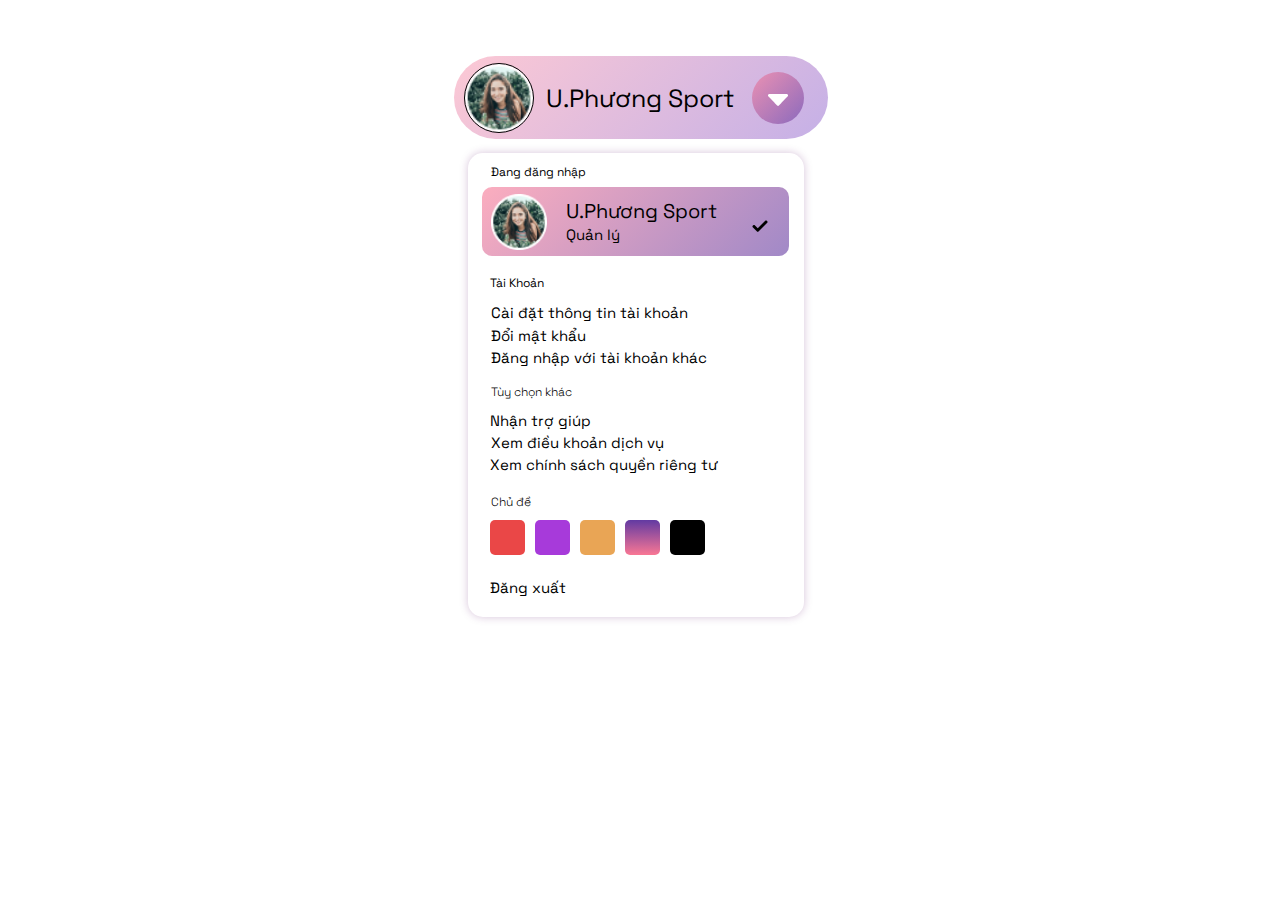
<file: 04. Source code front-end/html/account.html>
<!DOCTYPE html>
<div lang="en">
<head>
    <meta charset="UTF-8">
    <meta http-equiv="X-UA-Compatible" content="IE=edge">
    <meta name="viewport" content="width=device-width, initial-scale=1.0">
    <title>Account</title>
    <link href="https://fonts.googleapis.com/css2?family=DM+Sans:wght@500&family=Poppins:wght@400;500&family=Roboto+Slab:wght@500&display=swap" rel="stylesheet">
    <link rel="preconnect" href="https://fonts.googleapis.com">
    <link rel="preconnect" href="https://fonts.gstatic.com" crossorigin>
    <link href="https://fonts.googleapis.com/css2?family=Poppins:wght@400;500&family=Roboto+Slab:wght@500;700&family=Space+Grotesk&display=swap" rel="stylesheet">
    <link href="https://fonts.googleapis.com/css2?family=DM+Sans:wght@500&family=Poppins:wght@400;500&family=Roboto+Slab:wght@500&display=swap" rel="stylesheet">
    <link rel="stylesheet" href="../css/account.css">
    
</head>
<body>
  <div class=main>
    <div class="body">

            <div class=header>
                <div class="header-about"></div>
                <div class="header-about-elip2"></div>
                <div class="header-about-elip2-vector">
                  <img class="ti-angle-down" src="../img/Vector.png" alt=""></div>
                <span  class="header-about-text">U.Phương Sport</span>
                <div class="header-about-elip1">
                  <img class="header-about-elip1-img" src="../img/avatar.png" alt="">
                </div>
                <a class="hien-thi-cai-dat" href="https://www.figma.com/file/ZVx3loK7KNTLHKe2h8ZFhO/NH%C3%81P---SAVE?node-id=31%3A147&t=8xcpFMygjLdpcD3T-0">
                  <div class="e1_12"></div>
                </a>
                
            </div>
   </div> 
	<div class=header-content>
                <div class="header-content1"></div>
                <span  class="header-content15">Đang đăng nhập</span>
                <a href=" ">
                  <span  class="header-content16">Tài Khoản</span>
                </a>
                <a href="./signin.html">
                  <span  class="header-content17">Đăng nhập với tài khoản khác</span>
                </a>
                <a href="">
                  <span  class="header-content18">Cài đặt thông tin tài khoản</span>
                </a>
              
                
                <a href="/index.html">
                  <span  class="header-content19">Đăng xuất</span>
                </a>
               <a href="/index.html">
                <span  class="header-content20">Nhận trợ giúp</span>
               </a>
               <a href="https://thuvienphapluat.vn/page/viewcontentleft.aspx?key=86">
                <span  class="header-content21">Xem điều khoản dịch vụ</span>
               </a>
                <a href="https://thuvienphapluat.vn/page/viewcontentleft.aspx?key=86/">
                  <span  class="header-content22">Xem chính sách quyền riêng tư</span>
                </a>
                <a href="">
                  <span  class="header-content23">Đổi mật khẩu</span>
                </a>
                
                  <span  class="header-content24">Tùy chọn khác</span>
                
                <a href="">
                  <span  class="header-content25">Chủ đề</span>
                </a>
                <div class="color-6"></div>
                <div class="color-7"></div>
                <div class="color-8"></div>
                <div class="color-9"></div>
                <div class="color-10"></div>
                <div class=e1_31>
                  <div class="e1_32"></div>
                  <div class="e1_33">
                    <img class="e1_33-img" src="../img/avatar.png" alt="">
                  </div><span  
                  class="e1_34">U.Phương Sport</span><span 
                   class="e1_35">Quản lý</span>
                  <div class="e1_36-img">
                    <img src="../img/Vector (1).png" alt="">
	</div>
    </div>
  </div>
</body>
</html>
</file>
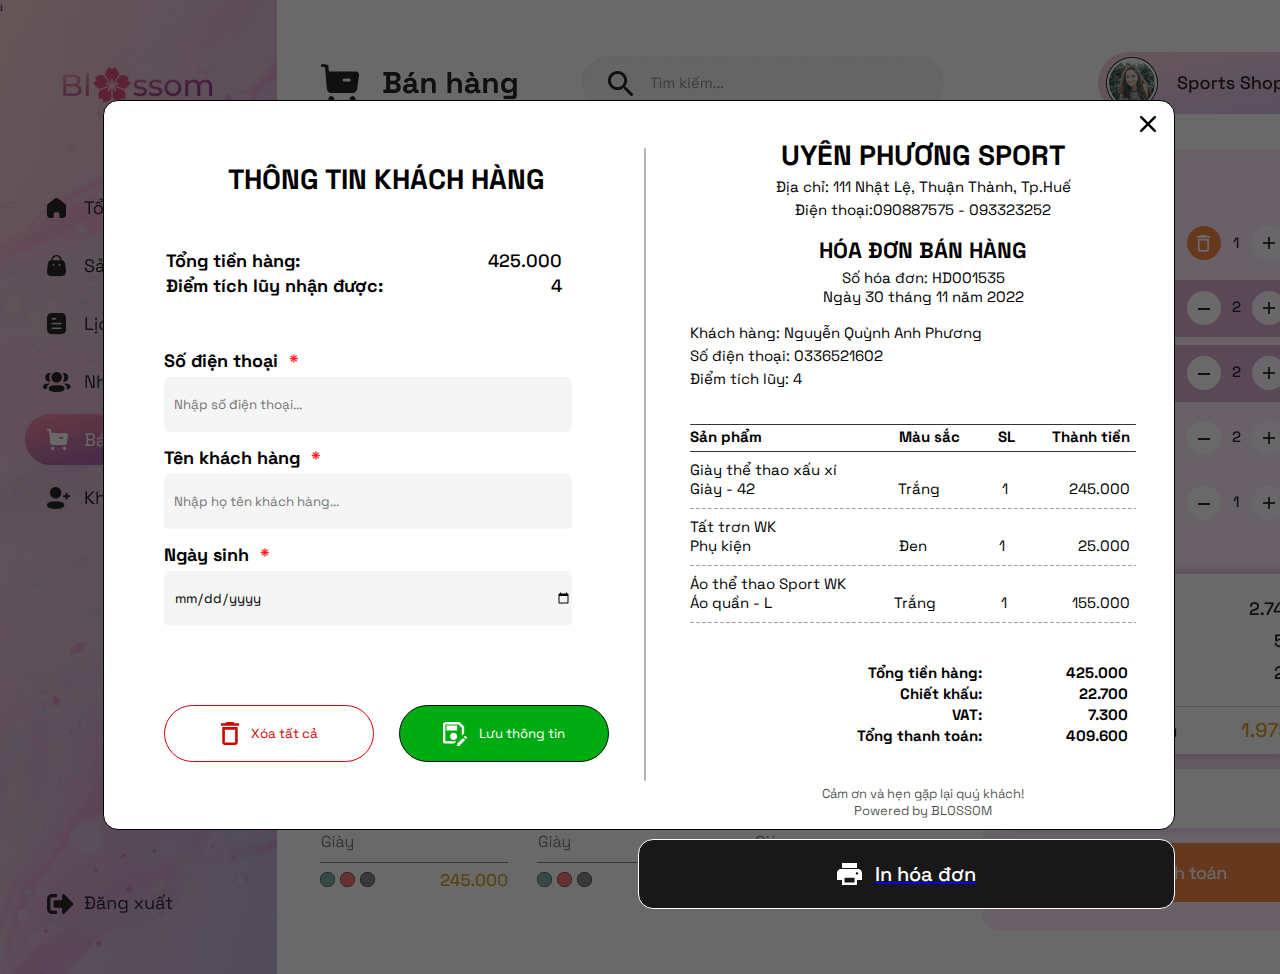
<file: 04. Source code front-end/html/bill.html>
<!DOCTYPE html>
<html lang="en">

<head>
    <meta charset="UTF-8">
    <meta http-equiv="X-UA-Compatible" content="IE=edge">
    <meta name="viewport" content="width=device-width, initial-scale=1.0">
    <title>Bill</title>
    <link rel="stylesheet" href="../css/bill.css">
    <link
        href="https://fonts.googleapis.com/css2?family=DM+Sans:wght@500&family=Poppins:wght@400;500&family=Roboto+Slab:wght@500&display=swap"
        rel="stylesheet">
    <link rel="preconnect" href="https://fonts.googleapis.com">i
    <link rel="preconnect" href="https://fonts.gstatic.com" crossorigin>
    <link
        href="https://fonts.googleapis.com/css2?family=Poppins:wght@400;500&family=Roboto+Slab:wght@500;700&family=Space+Grotesk&display=swap"
        rel="stylesheet">
</head>

<body>
    <div class="group">
        <div class="wrapper">
            <div class="container">
                <div class="customer">
                    <p class="cust__infor--tittle"><strong>THÔNG TIN KHÁCH HÀNG</strong></p>

                    <table class="cust__table">
                        <tr>
                            <td><strong>Tổng tiền hàng:</strong></td>
                            <td style="text-align: right;">425.000</td>
                        </tr>
                        <tr>
                            <td><strong>Điểm tích lũy nhận được:</strong></td>
                            <td style="text-align: right;">4</td>
                        </tr>
                    </table>

                    <form action="">
                        <strong>Số điện thoại</strong>
                        <p style="margin-left: 6px; display: inline-block; color: #F81E1E"><strong>*</strong></p><br>
                        <input type="text" name="phone" placeholder="Nhập số điện thoại...">
                        <br>
                        <strong>Tên khách hàng</strong>
                        <p style="margin-left: 6px; display: inline-block; color: #F81E1E"><strong>*</strong></p><br>
                        <input type="text" name="fullname" placeholder="Nhập họ tên khách hàng...">
                        <br>
                        <strong>Ngày sinh</strong>
                        <p style="margin-left: 6px; display: inline-block; color: #F81E1E"><strong>*</strong></p><br>
                        <input type="date" name="dateofbirth">
                    </form>

                    <div class="cust__button">
                        <button class="cust__button--delete"> <img src="../svg/bill/delete.svg" alt="">
                            <p> Xóa tất cả</p>
                        </button>
                        <button class="cust__button--save"><img src="../svg/bill/save.svg" alt="">
                            <p>Lưu thông tin</p>
                        </button>
                    </div>
                </div>

                <img src="../svg/bill/bar.svg" alt="" class="bar">

                <div class="bill">
                    <a href="../html/sale.html" class="close">
                        <img src="../svg/bill/bill_X.svg" alt="" style="margin-left: 450px">
                    </a>

                    <p class="bill__shop--name"><strong>UYÊN PHƯƠNG SPORT</strong></p>

                    <p class="bill__shop--address">Địa chỉ: 111 Nhật Lệ, Thuận Thành, Tp.Huế</p>

                    <div class="bill__shop--phone">Điện thoại:090887575 - 093323252</div>

                    <p class="bill__tittle"><strong>HÓA ĐƠN BÁN HÀNG</strong></p>

                    <p class="bill__tittle--detail">Số hóa đơn: HD001535<br>Ngày 30 tháng 11 năm 2022</p>

                    <div class="bill__cust--detail">
                        <p class="bill__cust--name">Khách hàng: Nguyễn Quỳnh Anh Phương</p>

                        <p class="bill__cust--phone">Số điện thoại: 0336521602</p>

                        <p class="bill__cust--point">Điểm tích lũy: 4</p>
                    </div>

                    <img src="../svg/bill/bill_bar_solid.svg" alt="">
                    <div class="bill__table">
                        <!-- <img src="../svg/bill/bill_bar_solid.svg" alt=""> -->
                        <div class="bill__table--header">
                            <p><strong>Sản phẩm</strong></p>
                            <p style="margin-left: 100px"><strong>Màu sắc</strong></p>
                            <p><strong>SL</strong></p>
                            <p><strong>Thành tiền</strong></p>
                        </div>

                        <img src="../svg/bill/bill_bar_solid.svg" alt="">

                        <div class="bill__table--detail">
                            <p>Giày thể thao xấu xí<br>Giày - 42</p>
                            <p><br>Trắng</p>
                            <p><br>1</p>
                            <p><br>245.000</p>
                        </div>
                        <img src="../svg/bill/bill_bar_dash.svg" alt="">
                        <div class="bill__table--detail">
                            <p>Tất trơn WK<br>Phụ kiện</p>
                            <p style="margin-left: 50px"><br>Đen</p>
                            <p><br>1</p>
                            <p><br>25.000</p>
                        </div>
                        <img src="../svg/bill/bill_bar_dash.svg" alt="">
                        <div class="bill__table--detail">
                            <p>Áo thể thao Sport WK<br>Áo quần - L</p>
                            <p style="margin-left: -17px"><br>Trắng</p>
                            <p><br>1</p>
                            <p><br>155.000</p>
                        </div>

                        <img src="../svg/bill/bill_bar_dash.svg" alt="">
                    </div>

                    <table class="bill__table--payment">
                        <tr>
                            <td><strong>Tổng tiền hàng:</strong></td>
                            <td><strong>425.000</strong></td>
                        </tr>
                        <tr>
                            <td><strong>Chiết khấu:</strong></td>
                            <td><strong>22.700</strong></td>
                        </tr>
                        <tr>
                            <td><strong>VAT:</strong></td>
                            <td><strong>7.300</strong></td>
                        </tr>
                        <tr>
                            <td><strong>Tổng thanh toán:</strong></td>
                            <td><strong>409.600</strong></td>
                        </tr>
                    </table>

                    <p class="bill__note">Cảm ơn và hẹn gặp lại quý khách!<br>Powered by BLOSSOM</p>
                </div>
            </div>

            <a href="../html/sale.html" class="bill__button--print">
                <img src="../svg/bill/print.svg" alt="" class="print">
                <p>In hóa đơn</p>
            </a>
        </div>
    </div>

</body>

</html>
</file>
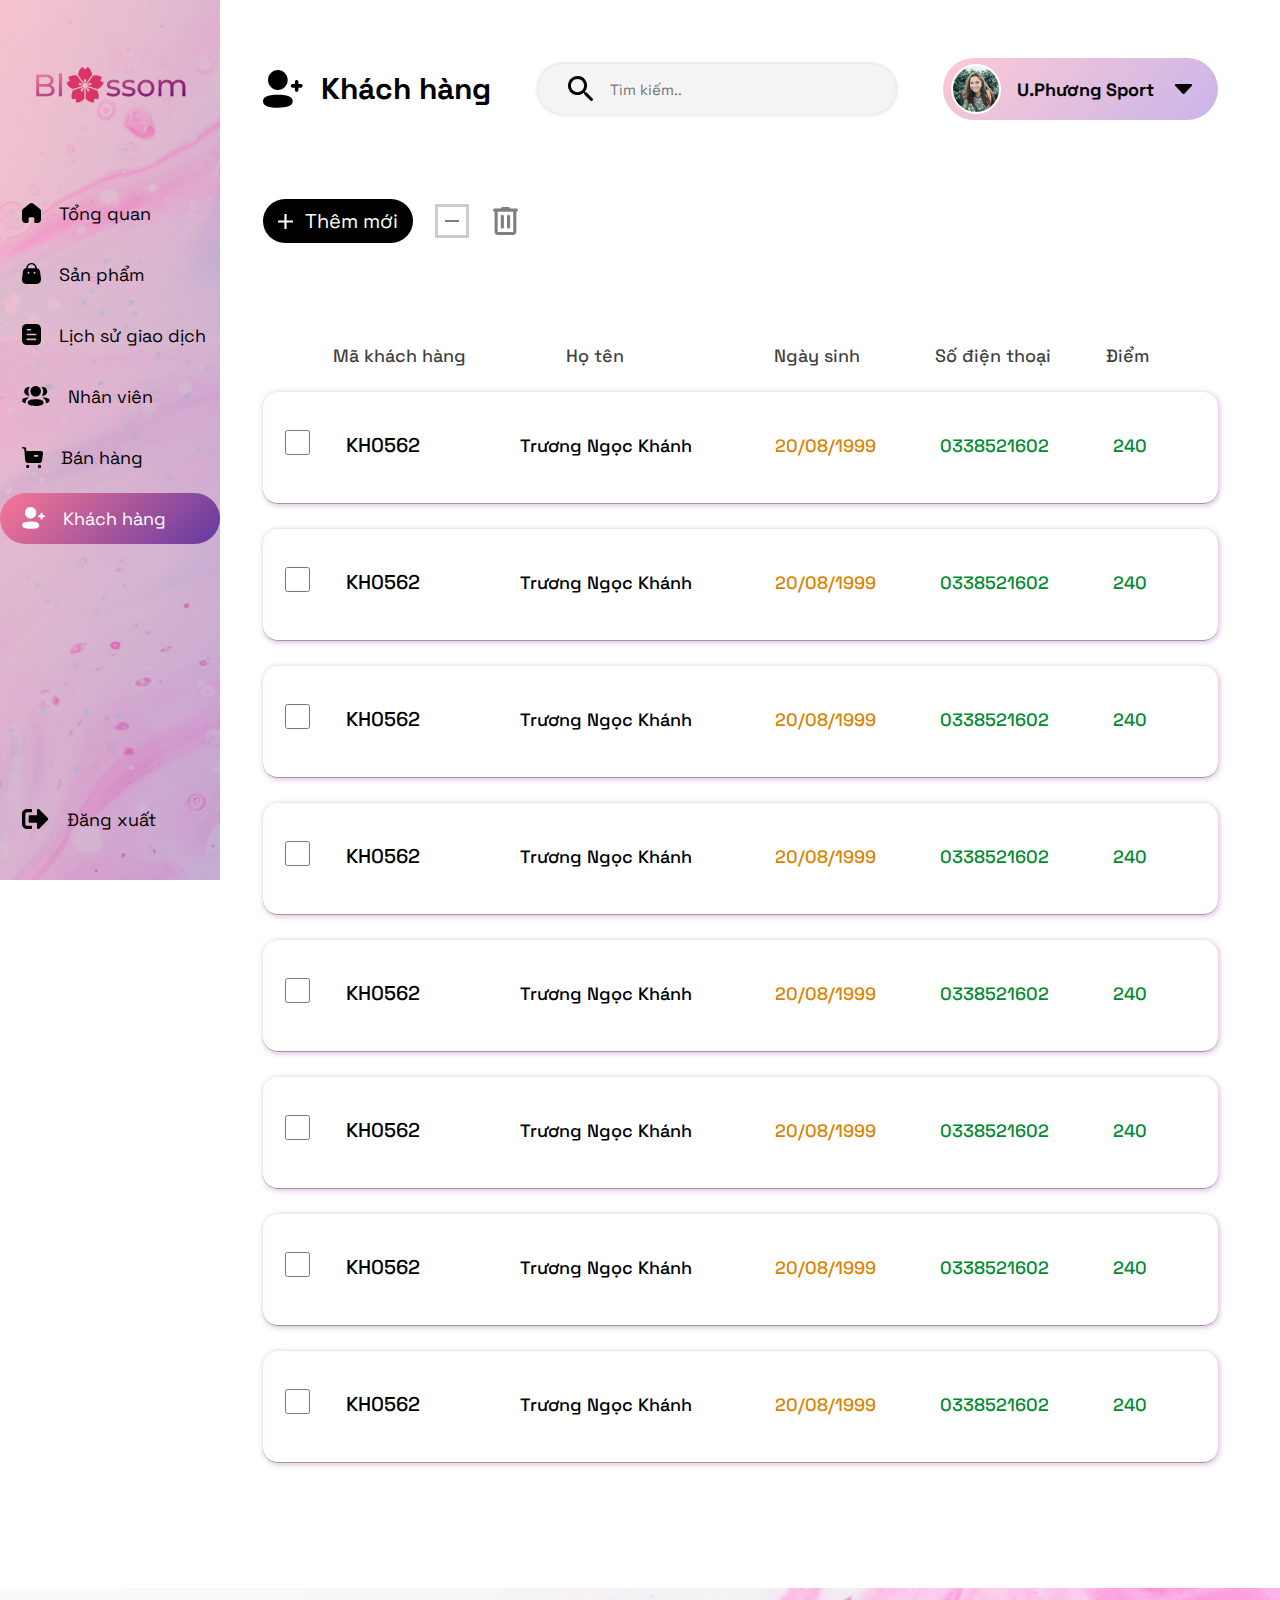
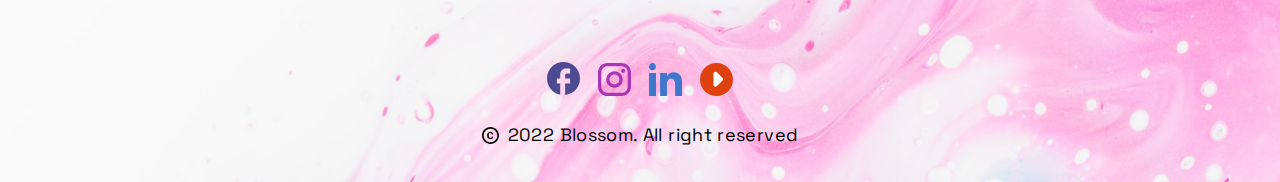
<file: 04. Source code front-end/html/customer.html>
<!DOCTYPE html>
<html lang="en">

<head>
        <meta charset="UTF-8">
        <meta http-equiv="X-UA-Compatible" content="IE=edge">
        <meta name="viewport" content="width=device-width, initial-scale=1.0">
        <title>Customer</title>
        <link rel="stylesheet" href="../css/customer.css">
        <link href="https://fonts.googleapis.com/css2?family=DM+Sans:wght@500&family=Poppins:wght@400;500&family=Roboto+Slab:wght@500&display=swap"
                rel="stylesheet">
        <link rel="preconnect" href="https://fonts.googleapis.com">
        <link rel="preconnect" href="https://fonts.gstatic.com" crossorigin>
        <link href="https://fonts.googleapis.com/css2?family=Poppins:wght@400;500&family=Roboto+Slab:wght@500;700&family=Space+Grotesk&display=swap"
                rel="stylesheet">
</head>

<body>
        <div class="wrapper">
                <div class="wrapper__navbar">
                        <a href="/index.html" class="logo">
                                <img src="../img/blossom-logo.png" alt="">
                        </a>

                        <div class="wrapper__nav">
                                <a href="../html/dashboard.html" class="wrapper__nav--dashboard">
                                        <img src="../svg/sale/sale_dashboard.svg" alt="">
                                        <p>Tổng quan</p>
                                </a>

                                <a href="../html/product.html" class="wrapper__nav--product">
                                        <img src="../svg/sale/sale_product.svg" alt="">
                                        <p>Sản phẩm</p>
                                </a>

                                <a href="../html/transaction.html" class="wrapper__nav--transaction">
                                        <img src="../svg/sale/sale_transaction.svg" alt="">
                                        <p>Lịch sử giao dịch</p>
                                </a>

                                <a href="../html/staff.html" class="wrapper__nav--staff">
                                        <img src="../svg/sale/sale_staff.svg" alt="">
                                        <p>Nhân viên</p>
                                </a>

                                <a href="../html/sale.html" class="wrapper__nav--sale">
                                        <img src="../svg/customer/nav5.svg" alt="">
                                        <p>Bán hàng</p>
                                </a>

                                <a href="../html/customer.html" class="wrapper__nav--customer">
                                        <img src="../svg/customer/nav6.svg" alt="">
                                        <p>Khách hàng</p>
                                </a>

                                <a href="/index.html" class="wrapper__nav--signout">
                                        <img src="../svg/sale/sale_signout.svg" alt="">
                                        <p>Đăng xuất</p>
                                </a>
                        </div>
                </div>
                <div class="container">
                        <div class="container__header">
                                <div class="container__header-title">
                                        <div class="container__header__title-logo">
                                                <img src="../svg/customer/icon-title.svg" alt="icon-title">
                                        </div>
                                        <span>Khách hàng</span>
                                </div>

                                <div class="container__header-search">
                                        <div class="container__header-search-group">
                                                <img src="../svg/staff/search.svg" alt="">
                                                <input type="text" placeholder="Tìm kiếm..">
                                        </div>
                                </div>

                                <div class="container__header-account">
                                        <div class="container__header-account-avt">
                                                <img src="../svg/staff/avt.svg" alt="avt">
                                        </div>
                                        <p class="container__header-account-name"><strong>U.Phương Sport</strong></p>
                                        <div class="container__header-account-icon">
                                                <img src="../svg/sale/sale_account_vector.svg" alt="">
                                        </div>
                                </div>
                        </div>
                        <div class="container__content">
                                <div class="container__content-option">
                                        <div class="container__content-add">
                                                <img src="../svg/customer/add-icon.svg" alt="">
                                                <p>Thêm mới</p>
                                        </div>
                                        <div class="container__content-remove-tick">
                                                <img src="../svg/staff/remove_tick.svg" alt="">
                                        </div>
                                        <div class="container__content-remove-staff">
                                                <img src="../svg/staff/remove-staff.svg" alt="">
                                        </div>
                                </div>
                                <div class="line"></div>
                                <div class="container__content-main">
                                        <ul class="container__content-title-list">
                                                <li
                                                        class="container__content-title-item container__content-title-item--staff">
                                                        Mã khách hàng
                                                </li>
                                                <li
                                                        class="container__content-title-item container__content-title-item--name">
                                                        Họ tên
                                                </li>
                                                <li
                                                        class="container__content-title-item container__content-title-item--phone">
                                                        Ngày sinh</li>
                                                <li
                                                        class="container__content-title-item container__content-title-item--salary">
                                                       Số điện thoại</li>
                                                <li
                                                        class="container__content-title-item container__content-title-item--status">
                                                        Điểm</li>
                                        </ul>
                                        <div class="container__content-list">
                                                <div class="container__content-item">
                                                        <div class="container__content-item-checkbox">
                                                                <input type="checkbox" id="click" name="click"
                                                                        value="click">
                                                        </div>
                                                        <div class="container__content-item-name-position">
                                                                <p class="container__content-name">KH0562</p>
                                                        </div>
                                                        <div class="container__content-item-contact">
                                                                <p class="container__content-phone">Trương Ngọc Khánh</p>
                                                        </div>
                                                        <div class="container__content-item-salary">
                                                                <p class="container__content-salary">20/08/1999</p>
                                                        </div>
                                                        <div class="container__content-item-child-status">
                                                                <p class="container__content-status">0338521602</p>
                                                        </div>
                                                        <div class="container__content-item-child-status">
                                                                <p class="container__content-status">240</p>
                                                        </div>
                                                        <div class="container__content-item-child-action">
                                                                <img src="../svg/staff/update.svg" alt="">
                                                                <img src="../svg/staff/delete-item.svg" alt="">
                                                        </div>
                                                </div>

                                                <div class="container__content-item">
                                                        <div class="container__content-item-checkbox">
                                                                <input type="checkbox" id="click" name="click"
                                                                        value="click">
                                                        </div>
                                                        <div class="container__content-item-name-position">
                                                                <p class="container__content-name">KH0562</p>
                                                        </div>
                                                        <div class="container__content-item-contact">
                                                                <p class="container__content-phone">Trương Ngọc Khánh</p>
                                                        </div>
                                                        <div class="container__content-item-salary">
                                                                <p class="container__content-salary">20/08/1999</p>
                                                        </div>
                                                        <div class="container__content-item-child-status">
                                                                <p class="container__content-status">0338521602</p>
                                                        </div>
                                                        <div class="container__content-item-child-status">
                                                                <p class="container__content-status">240</p>
                                                        </div>
                                                        <div class="container__content-item-child-action">
                                                                <img src="../svg/staff/update.svg" alt="">
                                                                <img src="../svg/staff/delete-item.svg" alt="">
                                                        </div>
                                                </div>

                                                <div class="container__content-item">
                                                        <div class="container__content-item-checkbox">
                                                                <input type="checkbox" id="click" name="click"
                                                                        value="click">
                                                        </div>
                                                        <div class="container__content-item-name-position">
                                                                <p class="container__content-name">KH0562</p>
                                                        </div>
                                                        <div class="container__content-item-contact">
                                                                <p class="container__content-phone">Trương Ngọc Khánh</p>
                                                        </div>
                                                        <div class="container__content-item-salary">
                                                                <p class="container__content-salary">20/08/1999</p>
                                                        </div>
                                                        <div class="container__content-item-child-status">
                                                                <p class="container__content-status">0338521602</p>
                                                        </div>
                                                        <div class="container__content-item-child-status">
                                                                <p class="container__content-status">240</p>
                                                        </div>
                                                        <div class="container__content-item-child-action">
                                                                <img src="../svg/staff/update.svg" alt="">
                                                                <img src="../svg/staff/delete-item.svg" alt="">
                                                        </div>
                                                </div>

                                                <div class="container__content-item">
                                                        <div class="container__content-item-checkbox">
                                                                <input type="checkbox" id="click" name="click"
                                                                        value="click">
                                                        </div>
                                                        <div class="container__content-item-name-position">
                                                                <p class="container__content-name">KH0562</p>
                                                        </div>
                                                        <div class="container__content-item-contact">
                                                                <p class="container__content-phone">Trương Ngọc Khánh</p>
                                                        </div>
                                                        <div class="container__content-item-salary">
                                                                <p class="container__content-salary">20/08/1999</p>
                                                        </div>
                                                        <div class="container__content-item-child-status">
                                                                <p class="container__content-status">0338521602</p>
                                                        </div>
                                                        <div class="container__content-item-child-status">
                                                                <p class="container__content-status">240</p>
                                                        </div>
                                                        <div class="container__content-item-child-action">
                                                                <img src="../svg/staff/update.svg" alt="">
                                                                <img src="../svg/staff/delete-item.svg" alt="">
                                                        </div>
                                                </div>
                                                <div class="container__content-item">
                                                        <div class="container__content-item-checkbox">
                                                                <input type="checkbox" id="click" name="click"
                                                                        value="click">
                                                        </div>
                                                        <div class="container__content-item-name-position">
                                                                <p class="container__content-name">KH0562</p>
                                                        </div>
                                                        <div class="container__content-item-contact">
                                                                <p class="container__content-phone">Trương Ngọc Khánh</p>
                                                        </div>
                                                        <div class="container__content-item-salary">
                                                                <p class="container__content-salary">20/08/1999</p>
                                                        </div>
                                                        <div class="container__content-item-child-status">
                                                                <p class="container__content-status">0338521602</p>
                                                        </div>
                                                        <div class="container__content-item-child-status">
                                                                <p class="container__content-status">240</p>
                                                        </div>
                                                        <div class="container__content-item-child-action">
                                                                <img src="../svg/staff/update.svg" alt="">
                                                                <img src="../svg/staff/delete-item.svg" alt="">
                                                        </div>
                                                </div>
                                                <div class="container__content-item">
                                                        <div class="container__content-item-checkbox">
                                                                <input type="checkbox" id="click" name="click"
                                                                        value="click">
                                                        </div>
                                                        <div class="container__content-item-name-position">
                                                                <p class="container__content-name">KH0562</p>
                                                        </div>
                                                        <div class="container__content-item-contact">
                                                                <p class="container__content-phone">Trương Ngọc Khánh</p>
                                                        </div>
                                                        <div class="container__content-item-salary">
                                                                <p class="container__content-salary">20/08/1999</p>
                                                        </div>
                                                        <div class="container__content-item-child-status">
                                                                <p class="container__content-status">0338521602</p>
                                                        </div>
                                                        <div class="container__content-item-child-status">
                                                                <p class="container__content-status">240</p>
                                                        </div>
                                                        <div class="container__content-item-child-action">
                                                                <img src="../svg/staff/update.svg" alt="">
                                                                <img src="../svg/staff/delete-item.svg" alt="">
                                                        </div>
                                                </div>
                                                <div class="container__content-item">
                                                        <div class="container__content-item-checkbox">
                                                                <input type="checkbox" id="click" name="click"
                                                                        value="click">
                                                        </div>
                                                        <div class="container__content-item-name-position">
                                                                <p class="container__content-name">KH0562</p>
                                                        </div>
                                                        <div class="container__content-item-contact">
                                                                <p class="container__content-phone">Trương Ngọc Khánh</p>
                                                        </div>
                                                        <div class="container__content-item-salary">
                                                                <p class="container__content-salary">20/08/1999</p>
                                                        </div>
                                                        <div class="container__content-item-child-status">
                                                                <p class="container__content-status">0338521602</p>
                                                        </div>
                                                        <div class="container__content-item-child-status">
                                                                <p class="container__content-status">240</p>
                                                        </div>
                                                        <div class="container__content-item-child-action">
                                                                <img src="../svg/staff/update.svg" alt="">
                                                                <img src="../svg/staff/delete-item.svg" alt="">
                                                        </div>
                                                </div>
                                                <div class="container__content-item">
                                                        <div class="container__content-item-checkbox">
                                                                <input type="checkbox" id="click" name="click"
                                                                        value="click">
                                                        </div>
                                                        <div class="container__content-item-name-position">
                                                                <p class="container__content-name">KH0562</p>
                                                        </div>
                                                        <div class="container__content-item-contact">
                                                                <p class="container__content-phone">Trương Ngọc Khánh</p>
                                                        </div>
                                                        <div class="container__content-item-salary">
                                                                <p class="container__content-salary">20/08/1999</p>
                                                        </div>
                                                        <div class="container__content-item-child-status">
                                                                <p class="container__content-status">0338521602</p>
                                                        </div>
                                                        <div class="container__content-item-child-status">
                                                                <p class="container__content-status">240</p>
                                                        </div>
                                                        <div class="container__content-item-child-action">
                                                                <img src="../svg/staff/update.svg" alt="">
                                                                <img src="../svg/staff/delete-item.svg" alt="">
                                                        </div>
                                                </div>
                                        </div>
                                </div>
                        </div>
                </div>
        </div>
        <footer>
                <div class="footer__wrapper">
                        <div class="footer__social">
                                <div class="footer__social-item">
                                        <img src="../svg/staff/fb.svg" alt="">
                                </div>
                                <div class="footer__social-item">
                                        <img src="../svg/staff/insta.svg" alt="">
                                </div>
                                <div class="footer__social-item">
                                        <img src="../svg/staff/linkin.svg" alt="">
                                </div>
                                <div class="footer__social-item">
                                        <img src="../svg/staff/ytb.svg" alt="">
                                </div>
                        </div>
                        <div class="footer__text">
                                <img src="../svg/staff/text.svg" alt="">
                                <span>2022 Blossom. All right reserved</span>
                        </div>
                </div>
        </footer>

</body>

</html>
</file>
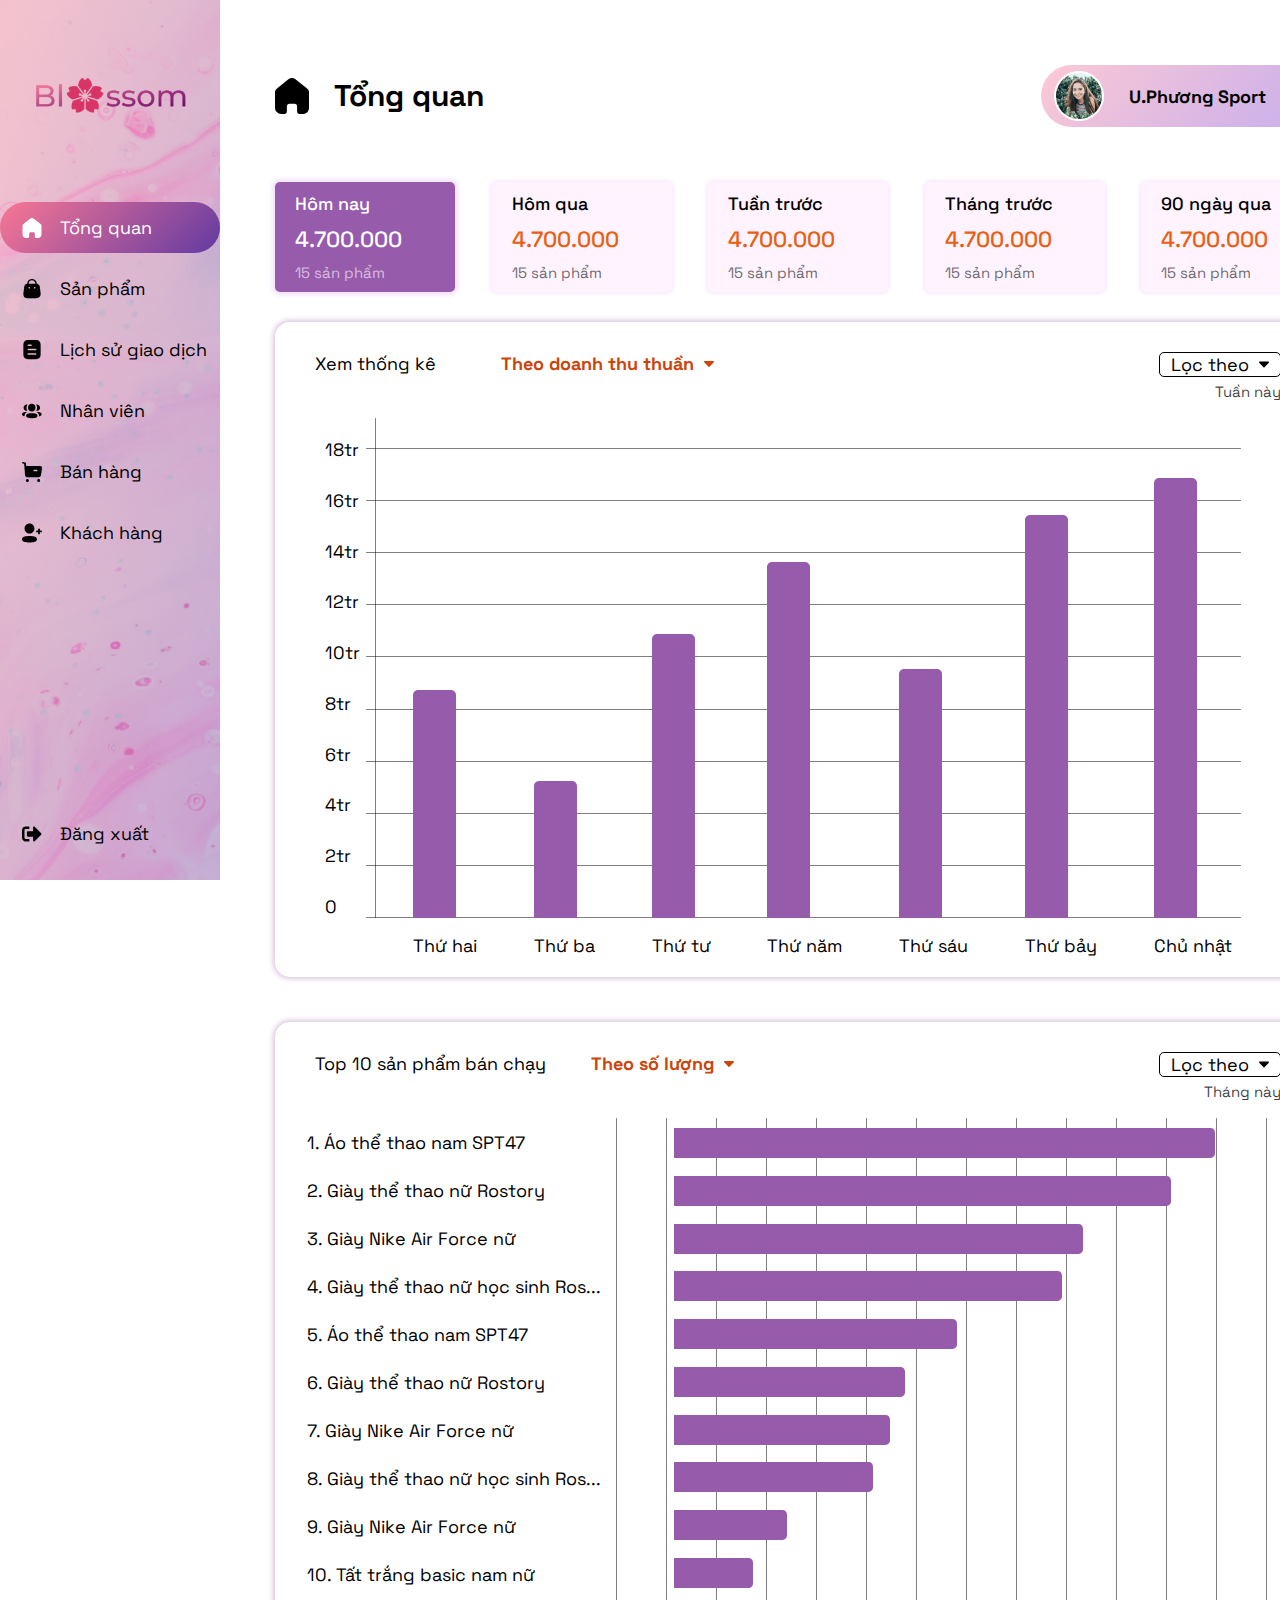
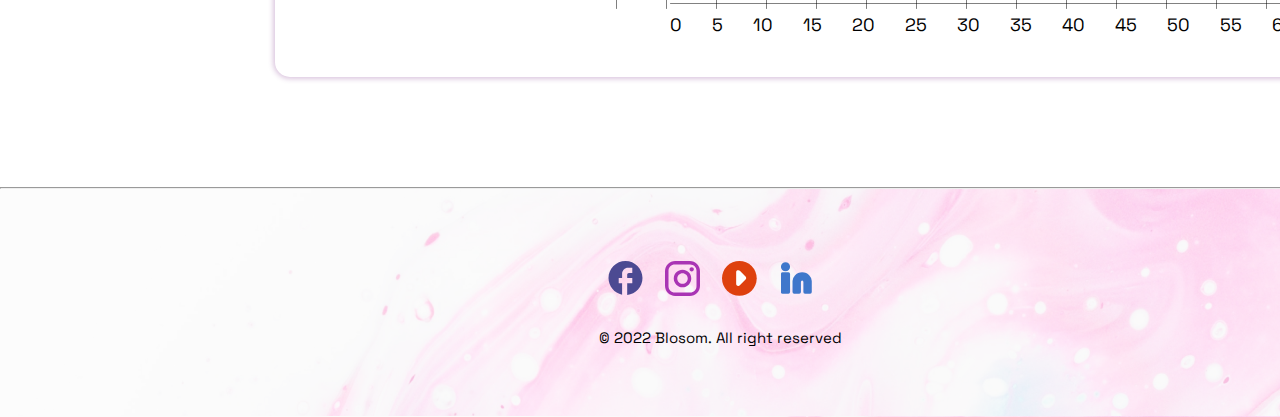
<file: 04. Source code front-end/html/dashboard.html>
<!DOCTYPE html>
<html lang="en">

<head>
    <meta charset="UTF-8">
    <meta http-equiv="X-UA-Compatible" content="IE=edge">
    <meta name="viewport" content="width=device-width, initial-scale=1.0">
    <title>Dashboard</title>
    <link rel="stylesheet" href="../css/dashboard.css">
    <link
        href="https://fonts.googleapis.com/css2?family=DM+Sans:wght@500&family=Poppins:wght@400;500&family=Roboto+Slab:wght@500&display=swap"
        rel="stylesheet">
    <link rel="preconnect" href="https://fonts.googleapis.com">
    <link rel="preconnect" href="https://fonts.gstatic.com" crossorigin>
    <link
        href="https://fonts.googleapis.com/css2?family=Poppins:wght@400;500&family=Roboto+Slab:wght@500;700&family=Space+Grotesk&display=swap"
        rel="stylesheet">
</head>

<body>

    <div class="wrapper">
        <!-- navigation start-->
        <div class="wrapper__navbar">
            <a href="/index.html" class="logo">
                <img src="../img/blossom-logo.png" alt="">
            </a>

            <div class="wrapper__nav">
                <a href="#" class="wrapper__nav--dashboard">
                    <img src="../svg/dashboard/nav-dashboard.svg" alt="">
                    <p>Tổng quan</p>
                </a>

                <a href="../html/product.html" class="wrapper__nav--product">
                    <img src="../svg/dashboard/nav-product.svg" alt="">
                    <p>Sản phẩm</p>
                </a>

                <a href="../html/transaction.html" class="wrapper__nav--transaction">
                    <img src="../svg/dashboard/nav-trans.svg" alt="">
                    <p>Lịch sử giao dịch</p>
                </a>

                <a href="../html/staff.html" class="wrapper__nav--staff">
                    <img src="../svg/dashboard/nav-staff.svg" alt="">
                    <p>Nhân viên</p>
                </a>

                <a href="../html/sale.html" class="wrapper__nav--sale">
                    <img src="../svg/dashboard/nav-sale.svg" alt="">
                    <p>Bán hàng</p>
                </a>

                <a href="../html/customer.html" class="wrapper__nav--customer">
                    <img src="../svg/dashboard/nav-cust.svg" alt="">
                    <p>Khách hàng</p>
                </a>

                <a href="/index.html" class="wrapper__nav--signout">
                    <img src="../svg/dashboard/nav-signout.svg" alt="">
                    <p>Đăng xuất</p>
                </a>
            </div>
        </div>
        <!-- navigation end -->

        <!-- container start -->
        <div class="wrapper__container">
            <!-- header start-->
            <div class="container__header">
                <!-- title start -->
                <div class="container__header--title">
                    <img src="../svg/dashboard/header-title.svg" alt="">
                    <p>Tổng quan</p>
                </div>
                <!-- title end -->

                <!-- account start -->
                <div class="container__header--account">
                    <img src="../img/avatar.png" alt="" class="avatar">
                    <p><strong>U.Phương Sport</strong></p>
                    <img src="../svg/dashboard/header-account-vector.svg" alt="">
                </div>
                <!-- account end -->
            </div>
            <!-- header end-->

            <!-- option start -->
            <div class="container__option">
                <!-- option item 01 start -->
                <div class="container__option--item option--item-today">
                    <p class="option__item--time-today">Hôm nay</p>
                    <p class="option__item--revenue-today">4.700.000</p>
                    <p class="option__item--quantity-today">15 sản phẩm</p>
                </div>
                <!-- option item 01 end -->

                <!-- option item 02 start -->
                <div class="container__option--item">
                    <p class="option__item--time">Hôm qua</p>
                    <p class="option__item--revenue">4.700.000</p>
                    <p class="option__item--quantity">15 sản phẩm</p>
                </div>
                <!-- option item 02 end -->

                <!-- option item 03 start -->
                <div class="container__option--item">
                    <p class="option__item--time">Tuần trước</p>
                    <p class="option__item--revenue">4.700.000</p>
                    <p class="option__item--quantity">15 sản phẩm</p>
                </div>
                <!-- option item 03 end -->

                <!-- option item 04 start -->
                <div class="container__option--item">
                    <p class="option__item--time">Tháng trước</p>
                    <p class="option__item--revenue">4.700.000</p>
                    <p class="option__item--quantity">15 sản phẩm</p>
                </div>
                <!-- option item 04 end -->

                <!-- option item 05 start -->
                <div class="container__option--item">
                    <p class="option__item--time">90 ngày qua</p>
                    <p class="option__item--revenue">4.700.000</p>
                    <p class="option__item--quantity">15 sản phẩm</p>
                </div>
                <!-- option item 05 end -->
            </div>
            <!-- option end -->

            <!-- main content bar chart start-->
            <div class="container__content">

                <!--bar chart 01 start  -->
                <div class="container__content--chart">
                    <!-- header start -->
                    <div class="chart__header">
                        <p class="chart__header--name">Xem thống kê</p>

                        <div class="chart__header--sort-main">
                            <p><strong>Theo doanh thu thuần</strong></p>
                            <img src="../svg/dashboard/chart-sort-main-vector.svg" alt="">
                        </div>

                        <div class="chart__header--sort-time">
                            <div class="header__sort--time-list">
                                <p>Lọc theo</p>
                                <img src="../svg/dashboard/chart-sort-time-vector.svg" alt="">
                            </div>

                            <p class="header__sort--time-note">Tuần này</p>
                        </div>
                    </div>
                    <!-- header end -->

                    <!-- chart main content start -->
                    <div class="chart-01">
                        <!-- amount -->
                        <div class="chart__amount">
                            <p>18tr</p>
                            <p>16tr</p>
                            <p>14tr</p>
                            <p>12tr</p>
                            <p>10tr</p>
                            <p>8tr</p>
                            <p>6tr</p>
                            <p>4tr</p>
                            <p>2tr</p>
                            <p>0</p>
                        </div>

                        <!-- reference column -->
                        <img src="../svg/dashboard/bar-01/chart-reference-col.svg" alt="" class="chart__reference--col">
                        <!-- reference row -->
                        <div class="chart__reference--row">
                            <img src="../svg/dashboard/bar-01/chart-reference-row.svg" alt="">
                            <img src="../svg/dashboard/bar-01/chart-reference-row.svg" alt="">
                            <img src="../svg/dashboard/bar-01/chart-reference-row.svg" alt="">
                            <img src="../svg/dashboard/bar-01/chart-reference-row.svg" alt="">
                            <img src="../svg/dashboard/bar-01/chart-reference-row.svg" alt="">
                            <img src="../svg/dashboard/bar-01/chart-reference-row.svg" alt="">
                            <img src="../svg/dashboard/bar-01/chart-reference-row.svg" alt="">
                            <img src="../svg/dashboard/bar-01/chart-reference-row.svg" alt="">
                            <img src="../svg/dashboard/bar-01/chart-reference-row.svg" alt="">
                            <img src="../svg/dashboard/bar-01/chart-reference-row.svg" alt="">
                        </div>

                        <!-- bar -->
                        <div class="chart__bar">
                            <!-- bar 01 -->
                            <div class="chart__bar--item">
                                <img src="../svg/dashboard/bar-01/chart-bar-01.svg" alt="">
                                <p class="chart__bar--item-note">Thứ hai</p>
                            </div>

                            <!-- bar 02 -->
                            <div class="chart__bar--item">
                                <img src="../svg/dashboard/bar-01/chart-bar-02.svg" alt="">
                                <p class="chart__bar--item-note">Thứ ba</p>
                            </div>

                            <!-- bar 03 -->
                            <div class="chart__bar--item">
                                <img src="../svg/dashboard/bar-01/chart-bar-03.svg" alt="">
                                <p class="chart__bar--item-note">Thứ tư</p>
                            </div>

                            <!-- bar 04 -->
                            <div class="chart__bar--item">
                                <img src="../svg/dashboard/bar-01/chart-bar-04.svg" alt="">
                                <p class="chart__bar--item-note">Thứ năm</p>
                            </div>

                            <!-- bar 05-->
                            <div class="chart__bar--item">
                                <img src="../svg/dashboard/bar-01/chart-bar-05.svg" alt="">
                                <p class="chart__bar--item-note">Thứ sáu</p>
                            </div>

                            <!-- bar 06 -->
                            <div class="chart__bar--item">
                                <img src="../svg/dashboard/bar-01/chart-bar-06.svg" alt="">
                                <p class="chart__bar--item-note">Thứ bảy</p>
                            </div>

                            <!-- bar 07 -->
                            <div class="chart__bar--item">
                                <img src="../svg/dashboard/bar-01/chart-bar-07.svg" alt="">
                                <p class="chart__bar--item-note">Chủ nhật</p>
                            </div>
                        </div>
                    </div>
                    <!-- chart main content end -->
                </div>
                <!--bar chart 01 end  -->

                <!-- bar chart 02 start -->
                <div class="container__content--chart positon">
                    <!-- header start -->
                    <div class="chart__header">
                        <p class="chart__header--name">Top 10 sản phẩm bán chạy</p>

                        <div class="chart__header--sort-main">
                            <p><strong>Theo số lượng</strong></p>
                            <img src="../svg/dashboard/chart-sort-main-vector.svg" alt="">
                        </div>

                        <div class="chart__header--sort-time">
                            <div class="header__sort--time-list">
                                <p>Lọc theo</p>
                                <img src="../svg/dashboard/chart-sort-time-vector.svg" alt="">
                            </div>

                            <p class="header__sort--time-note">Tháng này</p>
                        </div>
                    </div>
                    <!-- header end -->

                    <div class="chart-02">
                        <div class="chart__amount">
                            <p>1. Áo thể thao nam SPT47</p>
                            <p>2. Giày thể thao nữ Rostory</p>
                            <p>3. Giày Nike Air Force nữ</p>
                            <p>4. Giày thể thao nữ học sinh Ros...</p>
                            <p>5. Áo thể thao nam SPT47</p>
                            <p>6. Giày thể thao nữ Rostory</p>
                            <p>7. Giày Nike Air Force nữ</p>
                            <p>8. Giày thể thao nữ học sinh Ros...</p>
                            <p>9. Giày Nike Air Force nữ</p>
                            <p>10. Tất trắng basic nam nữ</p>
                        </div>

                        <div class="chart__reference--col">
                            <img src="../svg/dashboard/bar-02/chart-reference-col.svg" alt="">
                            <img src="../svg/dashboard/bar-02/chart-reference-col.svg" alt="">
                            <img src="../svg/dashboard/bar-02/chart-reference-col.svg" alt="">
                            <img src="../svg/dashboard/bar-02/chart-reference-col.svg" alt="">
                            <img src="../svg/dashboard/bar-02/chart-reference-col.svg" alt="">
                            <img src="../svg/dashboard/bar-02/chart-reference-col.svg" alt="">
                            <img src="../svg/dashboard/bar-02/chart-reference-col.svg" alt="">
                            <img src="../svg/dashboard/bar-02/chart-reference-col.svg" alt="">
                            <img src="../svg/dashboard/bar-02/chart-reference-col.svg" alt="">
                            <img src="../svg/dashboard/bar-02/chart-reference-col.svg" alt="">
                            <img src="../svg/dashboard/bar-02/chart-reference-col.svg" alt="">
                            <img src="../svg/dashboard/bar-02/chart-reference-col.svg" alt="">
                            <img src="../svg/dashboard/bar-02/chart-reference-col.svg" alt="">
                            <img src="../svg/dashboard/bar-02/chart-reference-col.svg" alt="">
                        </div>
                    </div>

                    <img src="../svg/dashboard/bar-02/chart-reference-row.svg" alt="" class="chart-02-ref-row">

                    <div class="chart-02-note">
                        <p>0</p>
                        <p>5</p>
                        <p>10</p>
                        <p>15</p>
                        <p>20</p>
                        <p>25</p>
                        <p>30</p>
                        <p>35</p>
                        <p>40</p>
                        <p>45</p>
                        <p>50</p>
                        <p>55</p>
                        <p>60</p>
                        <p>65</p>
                    </div>

                    <div class="chart-02-bar">
                        <img src="../svg/dashboard/bar-02/chart-bar-01.svg" alt="">
                        <img src="../svg/dashboard/bar-02/chart-bar-02.svg" alt="">
                        <img src="../svg/dashboard/bar-02/chart-bar-03.svg" alt="">
                        <img src="../svg/dashboard/bar-02/chart-bar-04.svg" alt="">
                        <img src="../svg/dashboard/bar-02/chart-bar-05.svg" alt="">
                        <img src="../svg/dashboard/bar-02/chart-bar-06.svg" alt="">
                        <img src="../svg/dashboard/bar-02/chart-bar-07.svg" alt="">
                        <img src="../svg/dashboard/bar-02/chart-bar-08.svg" alt="">
                        <img src="../svg/dashboard/bar-02/chart-bar-09.svg" alt="">
                        <img src="../svg/dashboard/bar-02/chart-bar-10.svg" alt="">
                    </div>
                </div>
                <!-- bar chart 02 end -->
            </div>
            <!-- main content bar chart end-->
        </div>
        <!-- container end -->
    </div>
<footer>
    <hr style="width: 1440px">
    <div class="footer__link">
        <img src="../svg/footer/footer-fb.svg" alt="">
        <img src="../svg/footer/footer-ig.svg" alt="">
        <img src="../svg/footer/footer-ytb.svg" alt="">
        <img src="../svg/footer/footer-linkedin.svg" alt="">
    </div>

    <p class="copyright">© 2022 Blosom. All right reserved</p>

</footer>
</body>

</html>
</file>
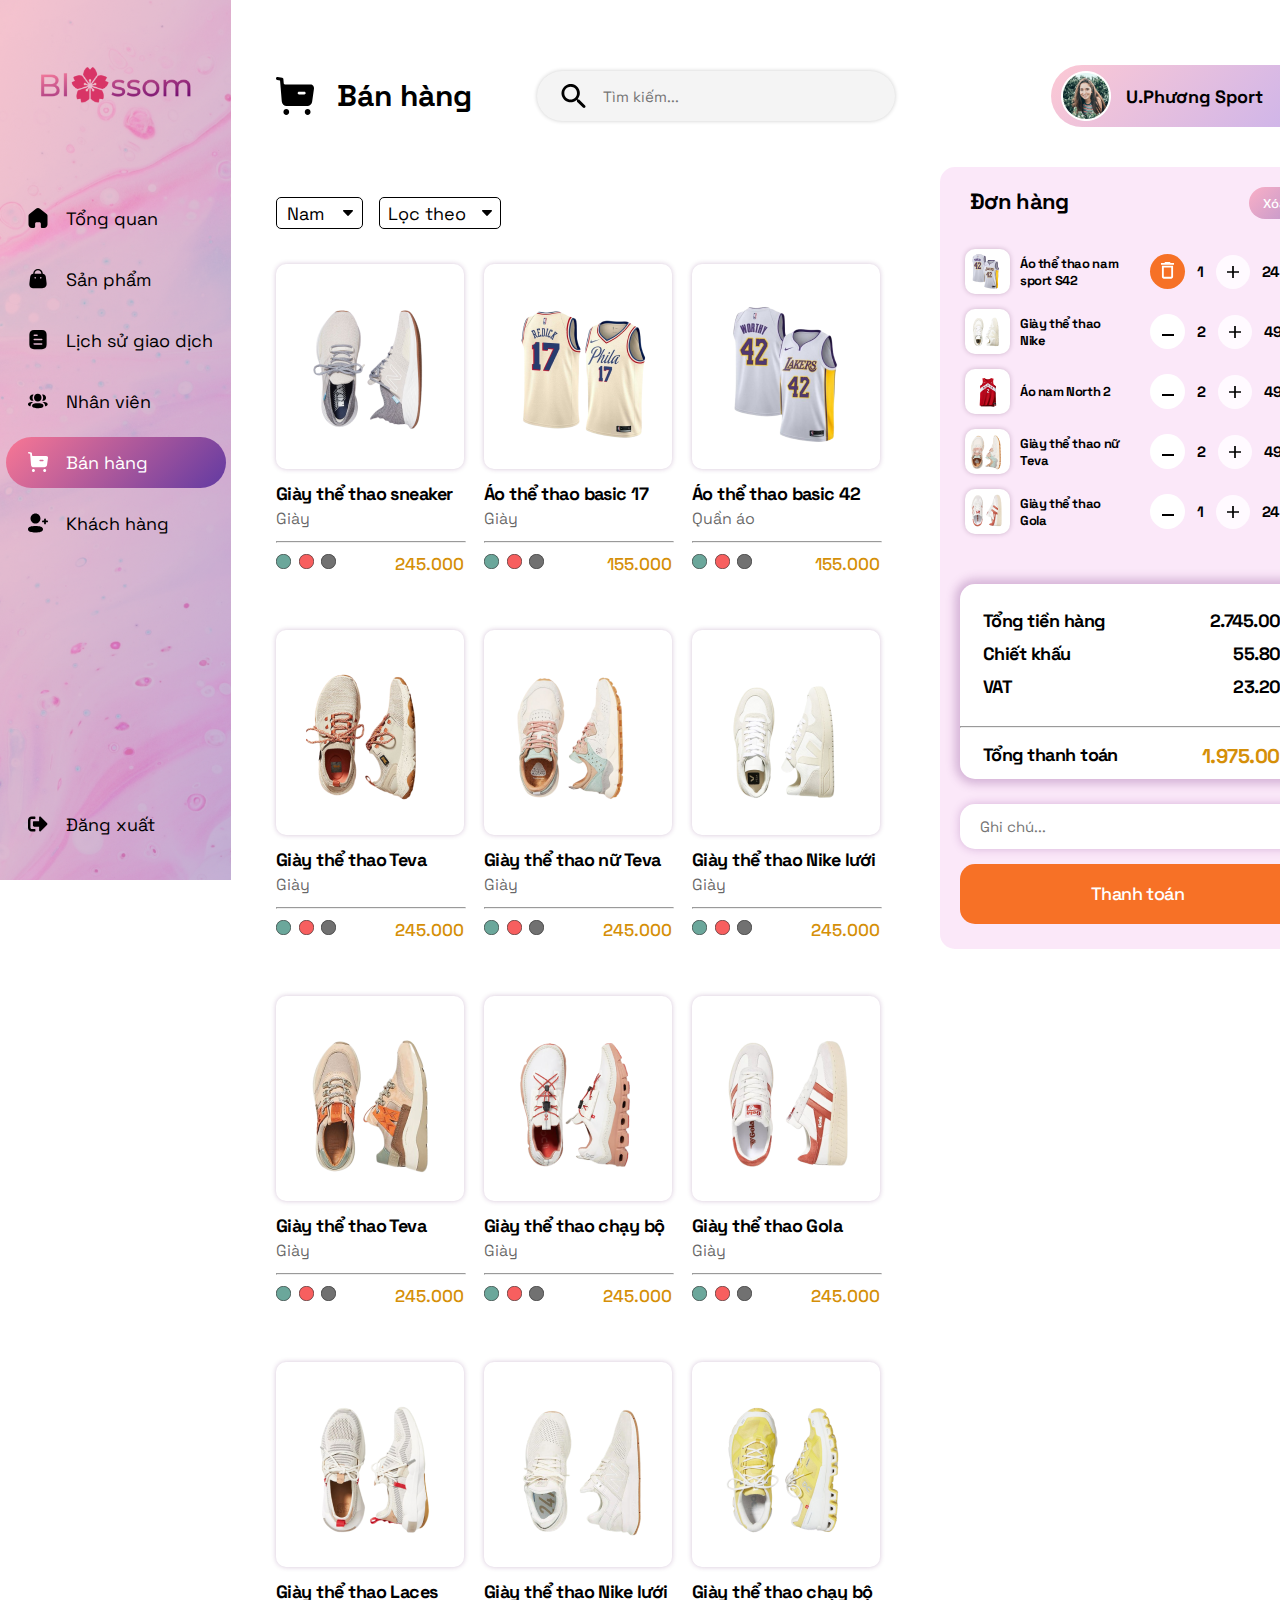
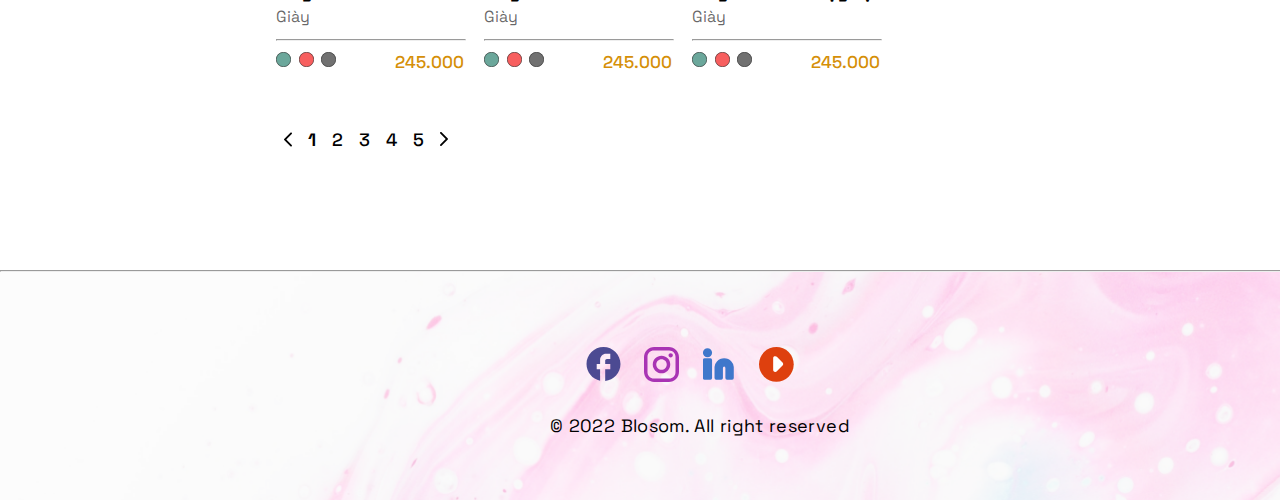
<file: 04. Source code front-end/html/sale.html>
<!DOCTYPE html>
<html lang="en">

<head>
    <meta charset="UTF-8">
    <meta http-equiv="X-UA-Compatible" content="IE=edge">
    <meta name="viewport" content="width=device-width, initial-scale=1.0">
    <title>Sale</title>
    <link rel="stylesheet" href="../css/sale.css">
    <link
        href="https://fonts.googleapis.com/css2?family=DM+Sans:wght@500&family=Poppins:wght@400;500&family=Roboto+Slab:wght@500&display=swap"
        rel="stylesheet">
    <link rel="preconnect" href="https://fonts.googleapis.com">
    <link rel="preconnect" href="https://fonts.gstatic.com" crossorigin>
    <link
        href="https://fonts.googleapis.com/css2?family=Poppins:wght@400;500&family=Roboto+Slab:wght@500;700&family=Space+Grotesk&display=swap"
        rel="stylesheet">
</head>

<body>
    <div class="wrapper">
        <!-- Navigation Bar -->
        <div class="wrapper__navbar">
            <a href="/index.html" class="logo">
                <img src="../img/blossom-logo.png" alt="">
            </a>

            <div class="wrapper__nav">
                <a href="../html/dashboard.html" class="wrapper__nav--dashboard">
                    <img src="../svg/sale/sale_dashboard.svg" alt="">
                    <p>Tổng quan</p>
                </a>

                <a href="../html/product.html" class="wrapper__nav--product">
                    <img src="../svg/sale/sale_product.svg" alt="">
                    <p>Sản phẩm</p>
                </a>

                <a href="../html/transaction.html" class="wrapper__nav--transaction">
                    <img src="../svg/sale/sale_transaction.svg" alt="">
                    <p>Lịch sử giao dịch</p>
                </a>

                <a href="../html/staff.html" class="wrapper__nav--staff">
                    <img src="../svg/sale/sale_staff.svg" alt="">
                    <p>Nhân viên</p>
                </a>

                <a href="#" class="wrapper__nav--sale">
                    <img src="../svg/sale/sale_sale.svg" alt="">
                    <p>Bán hàng</p>
                </a>

                <a href="../html/customer.html" class="wrapper__nav--customer">
                    <img src="../svg/sale/sale_cust.svg" alt="">
                    <p>Khách hàng</p>
                </a>

                <a href="/index.html" class="wrapper__nav--signout">
                    <img src="../svg/sale/sale_signout.svg" alt="">
                    <p>Đăng xuất</p>
                </a>
            </div>
        </div>

        <!-- Container -->
        <div class="wrapper__container">
            <!-- Header -->
            <div class="container__header">
                <!-- title -->
                <div class="header__title">
                    <img src="../svg/sale/header_title.svg" alt="">
                    <p><strong>Bán hàng</strong></p>
                </div>

                <!-- search -->
                <div class="header__search">
                    <img src="../svg/sale/header_search.svg" alt="">
                    <input type="text" name="search" id="" placeholder="Tìm kiếm...">
                </div>

                <!-- account -->
                <a href="../html/account.html" class="header__account" style="text-decoration: none;">
                    <img src="../img/avatar.png" alt="" class="avatar">
                    <p><strong>U.Phương Sport</strong></p>
                    <img src="../svg/sale/sale_account_vector.svg" alt="" class="vector">
                </a>
            </div>

            <!-- content -->
            <div class="container__content">
                <!-- option -->
                <div class="container__option">
                    <!-- Sort -->
                    <div class="container__sort">
                        <div class="container__sort--gender">
                            <p>Nam</p>
                            <img src="../svg/sale/option_sort_vector.svg" alt="">
                        </div>

                        <div class="container__sort--option">
                            <p>Lọc theo</p>
                            <img src="../svg/sale/option_sort_vector.svg" alt="">
                        </div>
                    </div>

                    <!-- List porducts -->
                    <div class="container__list">
                        <!-- Line porduct 01 -->
                        <div class="list__line">
                            <!-- Line item 01 -->
                            <div class="list__line--item">
                                <div class="line__item--image">
                                    <img src="../img/sale/list_line01/01.png" alt="">
                                </div>
                                <p class="line__item--product-name"><strong>Giày thể thao sneaker</strong></p>
                                <p class="line__item--product-category">Giày</p>
                                <hr style="width: 188px; color: rgba(0, 0, 0, 0.75); margin-bottom: 10px">
                                <div class="line__item--product-options">
                                    <div class="line__item--product-color">
                                        <img src="../svg/sale/list_color/01.svg" alt="">
                                        <img src="../svg/sale/list_color/02.svg" alt="">
                                        <img src="../svg/sale/list_color/03.svg" alt="">
                                    </div>
                                    <p class="line__item--product-price">245.000</p>
                                </div>
                            </div>

                            <!-- Line item 02 -->
                            <div class="list__line--item">
                                <div class="line__item--image">
                                    <img src="../img/sale/list_line01/02.png" alt="">
                                </div>
                                <p class="line__item--product-name"><strong>Áo thể thao basic 17</strong></p>
                                <p class="line__item--product-category">Giày</p>
                                <hr style="width: 188px; color: rgba(0, 0, 0, 0.75); margin-bottom: 10px">
                                <div class="line__item--product-options">
                                    <div class="line__item--product-color">
                                        <img src="../svg/sale/list_color/01.svg" alt="">
                                        <img src="../svg/sale/list_color/02.svg" alt="">
                                        <img src="../svg/sale/list_color/03.svg" alt="">
                                    </div>
                                    <p class="line__item--product-price">155.000</p>
                                </div>
                            </div>

                            <!-- Line 01 item 03 -->
                            <div class="list__line--item">
                                <div class="line__item--image">
                                    <img src="../img/sale/list_line01/03.png" alt="">
                                </div>
                                <p class="line__item--product-name"><strong>Áo thể thao basic 42</strong></p>
                                <p class="line__item--product-category">Quần áo</p>
                                <hr style="width: 188px; color: rgba(0, 0, 0, 0.75); margin-bottom: 10px">
                                <div class="line__item--product-options">
                                    <div class="line__item--product-color">
                                        <img src="../svg/sale/list_color/01.svg" alt="">
                                        <img src="../svg/sale/list_color/02.svg" alt="">
                                        <img src="../svg/sale/list_color/03.svg" alt="">
                                    </div>
                                    <p class="line__item--product-price">155.000</p>
                                </div>
                            </div>
                        </div>

                        <!-- line product 02 -->
                        <div class="list__line">
                            <!-- line 02 item 01 -->
                            <div class="list__line--item">
                                <div class="line__item--image">
                                    <img src="../img/sale/list_line02/01.png" alt="">
                                </div>

                                <p class="line__item--product-name"><strong>Giày thể thao Teva</strong></p>

                                <p class="line__item--product-category">Giày</p>

                                <hr style="width: 188px; color: rgba(0, 0, 0, 0.75); margin-bottom: 10px">

                                <div class="line__item--product-options">
                                    <div class="line__item--product-color">
                                        <img src="../svg/sale/list_color/01.svg" alt="">
                                        <img src="../svg/sale/list_color/02.svg" alt="">
                                        <img src="../svg/sale/list_color/03.svg" alt="">
                                    </div>

                                    <p class="line__item--product-price">245.000</p>
                                </div>
                            </div>

                            <!-- line 02 item 02 -->
                            <div class="list__line--item">
                                <div class="line__item--image">
                                    <img src="../img/sale/list_line02/02.png" alt="">
                                </div>

                                <p class="line__item--product-name"><strong>Giày thể thao nữ Teva</strong></p>

                                <p class="line__item--product-category">Giày</p>

                                <hr style="width: 188px; color: rgba(0, 0, 0, 0.75); margin-bottom: 10px">

                                <div class="line__item--product-options">
                                    <div class="line__item--product-color">
                                        <img src="../svg/sale/list_color/01.svg" alt="">
                                        <img src="../svg/sale/list_color/02.svg" alt="">
                                        <img src="../svg/sale/list_color/03.svg" alt="">
                                    </div>

                                    <p class="line__item--product-price">245.000</p>
                                </div>
                            </div>

                            <!-- line 02 item 03 -->
                            <div class="list__line--item">
                                <div class="line__item--image">
                                    <img src="../img/sale/list_line02/03.png" alt="">
                                </div>

                                <p class="line__item--product-name"><strong>Giày thể thao Nike lưới</strong></p>

                                <p class="line__item--product-category">Giày</p>

                                <hr style="width: 188px; color: rgba(0, 0, 0, 0.75); margin-bottom: 10px">

                                <div class="line__item--product-options">
                                    <div class="line__item--product-color">
                                        <img src="../svg/sale/list_color/01.svg" alt="">
                                        <img src="../svg/sale/list_color/02.svg" alt="">
                                        <img src="../svg/sale/list_color/03.svg" alt="">
                                    </div>

                                    <p class="line__item--product-price">245.000</p>
                                </div>
                            </div>
                        </div>

                        <!-- line product 03 -->
                        <div class="list__line">
                            <!-- line 03 item 01 -->
                            <div class="list__line--item">
                                <div class="line__item--image">
                                    <img src="../img/sale/list_line03/01.png" alt="">
                                </div>

                                <p class="line__item--product-name"><strong>Giày thể thao Teva</strong></p>

                                <p class="line__item--product-category">Giày</p>

                                <hr style="width: 188px; color: rgba(0, 0, 0, 0.75); margin-bottom: 10px">

                                <div class="line__item--product-options">
                                    <div class="line__item--product-color">
                                        <img src="../svg/sale/list_color/01.svg" alt="">
                                        <img src="../svg/sale/list_color/02.svg" alt="">
                                        <img src="../svg/sale/list_color/03.svg" alt="">
                                    </div>

                                    <p class="line__item--product-price">245.000</p>
                                </div>
                            </div>
                            <!--line 03 item 02 -->
                            <div class="list__line--item">
                                <div class="line__item--image">
                                    <img src="../img/sale/list_line03/02.png" alt="">
                                </div>

                                <p class="line__item--product-name"><strong>Giày thể thao chạy bộ</strong></p>

                                <p class="line__item--product-category">Giày</p>

                                <hr style="width: 188px; color: rgba(0, 0, 0, 0.75); margin-bottom: 10px">

                                <div class="line__item--product-options">
                                    <div class="line__item--product-color">
                                        <img src="../svg/sale/list_color/01.svg" alt="">
                                        <img src="../svg/sale/list_color/02.svg" alt="">
                                        <img src="../svg/sale/list_color/03.svg" alt="">
                                    </div>

                                    <p class="line__item--product-price">245.000</p>
                                </div>
                            </div>
                            <!--line 03 item 03 -->
                            <div class="list__line--item">
                                <div class="line__item--image">
                                    <img src="../img/sale/list_line03/03.png" alt="">
                                </div>

                                <p class="line__item--product-name"><strong>Giày thể thao Gola</strong></p>

                                <p class="line__item--product-category">Giày</p>

                                <hr style="width: 188px; color: rgba(0, 0, 0, 0.75); margin-bottom: 10px">

                                <div class="line__item--product-options">
                                    <div class="line__item--product-color">
                                        <img src="../svg/sale/list_color/01.svg" alt="">
                                        <img src="../svg/sale/list_color/02.svg" alt="">
                                        <img src="../svg/sale/list_color/03.svg" alt="">
                                    </div>

                                    <p class="line__item--product-price">245.000</p>
                                </div>
                            </div>
                        </div>

                        <!-- line product 04 -->
                        <div class="list__line">
                            <!--line 04 item 01 -->
                            <div class="list__line--item">
                                <div class="line__item--image">
                                    <img src="../img/sale/list_line04/01.png" alt="">
                                </div>

                                <p class="line__item--product-name"><strong>Giày thể thao Laces</strong></p>

                                <p class="line__item--product-category">Giày</p>

                                <hr style="width: 188px; color: rgba(0, 0, 0, 0.75); margin-bottom: 10px">

                                <div class="line__item--product-options">
                                    <div class="line__item--product-color">
                                        <img src="../svg/sale/list_color/01.svg" alt="">
                                        <img src="../svg/sale/list_color/02.svg" alt="">
                                        <img src="../svg/sale/list_color/03.svg" alt="">
                                    </div>

                                    <p class="line__item--product-price">245.000</p>
                                </div>
                            </div>

                            <!--line 04 item 02 -->
                            <div class="list__line--item">
                                <div class="line__item--image">
                                    <img src="../img/sale/list_line04/02.png" alt="">
                                </div>

                                <p class="line__item--product-name"><strong>Giày thể thao Nike lưới</strong></p>

                                <p class="line__item--product-category">Giày</p>

                                <hr style="width: 188px; color: rgba(0, 0, 0, 0.75); margin-bottom: 10px">

                                <div class="line__item--product-options">
                                    <div class="line__item--product-color">
                                        <img src="../svg/sale/list_color/01.svg" alt="">
                                        <img src="../svg/sale/list_color/02.svg" alt="">
                                        <img src="../svg/sale/list_color/03.svg" alt="">
                                    </div>

                                    <p class="line__item--product-price">245.000</p>
                                </div>
                            </div>

                            <!--line 04 item 03 -->
                            <div class="list__line--item">
                                <div class="line__item--image">
                                    <img src="../img/sale/list_line04/03.png" alt="">
                                </div>

                                <p class="line__item--product-name"><strong>Giày thể thao chạy bộ</strong></p>

                                <p class="line__item--product-category">Giày</p>

                                <hr style="width: 188px; color: rgba(0, 0, 0, 0.75); margin-bottom: 10px">

                                <div class="line__item--product-options">
                                    <div class="line__item--product-color">
                                        <img src="../svg/sale/list_color/01.svg" alt="">
                                        <img src="../svg/sale/list_color/02.svg" alt="">
                                        <img src="../svg/sale/list_color/03.svg" alt="">
                                    </div>

                                    <p class="line__item--product-price">245.000</p>
                                </div>
                            </div>
                        </div>

                        <!-- slide symbol -->
                        <div class="container__list--slider">
                            <img src="../svg/sale/container-list-slider-vector-left.svg" alt="" class="vector-left">
                            <p class="site01"><strong>1</strong></p>
                            <p class="site02">2</p>
                            <p class="site03">3</p>
                            <p class="site04">4</p>
                            <p class="site05">5</p>
                            <img src="../svg/sale/container-list-slider-vector-right.svg" alt="" class="vector-right">
                        </div>
                    </div>
                </div>

                <!-- order -->
                <div class="container__order">
                    <!-- header -->
                    <div class="container__order--header">
                        <p class="order__header--title"><strong>Đơn hàng</strong></p>
                        <button class="order__header--button-delete">Xóa (2)</button>
                    </div>

                    <!-- product chosen -->
                    <div class="order__content">
                        <!-- choice list 01 -->
                        <div class="order__content--list">
                            <div class="order__content--list-image">
                                <img src="../img/sale/order/01.png" alt="">
                            </div>

                            <p class="order__content--list-name"><strong>Áo thể thao nam sport S42</strong></p>

                            <button class="order__content--list-down" id="order-delete">
                                <img src="../svg/sale/order-delete.svg" alt="">
                            </button>

                            <p class="order__content--list-quantity"><strong>1</strong></p>

                            <buttton class="order__content--list-up">
                                <img src="../svg/sale/order-up.svg" alt="">

                            </buttton>

                            <p class="order__content--list-price"><strong>245.000</strong></p>
                        </div>

                        <!-- choice list 02 -->
                        <div class="order__content--list">
                            <div class="order__content--list-image">
                                <img src="../img/sale/order/02.png" alt="">
                            </div>

                            <p class="order__content--list-name"><strong>Giày thể thao Nike</strong></p>

                            <button class="order__content--list-down">
                                <img src="../svg/sale/order-down.svg" alt="">
                            </button>

                            <p class="order__content--list-quantity"><strong>2</strong></p>

                            <buttton class="order__content--list-up">
                                <img src="../svg/sale/order-up.svg" alt="">
                            </buttton>

                            <p class="order__content--list-price"><strong>490.000</strong></p>
                        </div>

                        <!-- choice list 03 -->
                        <div class="order__content--list">
                            <div class="order__content--list-image">
                                <img src="../img/sale/order/03.png" alt="">
                            </div>

                            <p class="order__content--list-name"><strong>Áo nam North 2</strong></p>

                            <button class="order__content--list-down">
                                <img src="../svg/sale/order-down.svg" alt="">
                            </button>

                            <p class="order__content--list-quantity"><strong>2</strong></p>

                            <buttton class="order__content--list-up">
                                <img src="../svg/sale/order-up.svg" alt="">

                            </buttton>

                            <p class="order__content--list-price"><strong>490.000</strong></p>
                        </div>

                        <!-- choice list 04 -->
                        <div class="order__content--list">
                            <div class="order__content--list-image">
                                <img src="../img/sale/order/04.png" alt="">
                            </div>

                            <p class="order__content--list-name"><strong>Giày thể thao nữ Teva</strong></p>

                            <button class="order__content--list-down">
                                <img src="../svg/sale/order-down.svg" alt="">
                            </button>

                            <p class="order__content--list-quantity"><strong>2</strong></p>

                            <buttton class="order__content--list-up">
                                <img src="../svg/sale/order-up.svg" alt="">
                            </buttton>

                            <p class="order__content--list-price"><strong>490.000</strong></p>
                        </div>

                        <!-- choice list 05 -->
                        <div class="order__content--list">
                            <div class="order__content--list-image">
                                <img src="../img/sale/order/05.png" alt="">
                            </div>

                            <p class="order__content--list-name"><strong>Giày thể thao Gola</strong></p>

                            <button class="order__content--list-down">
                                <img src="../svg/sale/order-down.svg" alt="">
                            </button>

                            <p class="order__content--list-quantity"><strong>1</strong></p>

                            <buttton class="order__content--list-up">
                                <img src="../svg/sale/order-up.svg" alt="">
                            </buttton>

                            <p class="order__content--list-price"><strong>245.000</strong></p>
                        </div>
                    </div>

                    <!-- payment -->
                    <div class="container__order--payment">
                        <div class="order__payment--item">
                            <p><strong>Tổng tiền hàng</strong></p>
                            <p><strong>2.745.000</strong></p>
                        </div>

                        <div class="order__payment--item">
                            <p><strong>Chiết khấu</strong></p>
                            <p><strong>55.800</strong></p>
                        </div>

                        <div class="order__payment--item">
                            <p><strong>VAT</strong></p>
                            <p><strong>23.200</strong></p>
                        </div>

                        <hr style="margin-top: 23px; margin-bottom: 10px;color: rgba(0, 0, 0, 0.2);">

                        <div class="order__payment--item">
                            <p><strong>Tổng thanh toán</strong></p>
                            <p class="total-pay"><strong>1.975.000</strong></p>
                        </div>
                    </div>

                    <!-- note -->
                    <div class="container__order--note">
                        <input type="text" placeholder="Ghi chú...">
                    </div>

                    <!-- pay button -->
                    <a href="../html/bill.html" class="container__order--paying" style="text-decoration: none;">
                        <p>Thanh toán</p>
                    </a>

                </div>
            </div>

        </div>
    </div>

    <footer>
        <hr>
        <div class="footer__link">
            <img src="../svg/sale/footer-fb.svg" alt="">
            <img src="../svg/sale/footer-ig.svg" alt="">
            <img src="../svg/sale/footer-linkedin.svg" alt="">
            <img src="../svg/sale/footer-ytb.svg" alt="">
        </div>

        <p class="copyright">© 2022 Blosom. All right reserved</p>
    </footer>
</body>

</html>
</file>
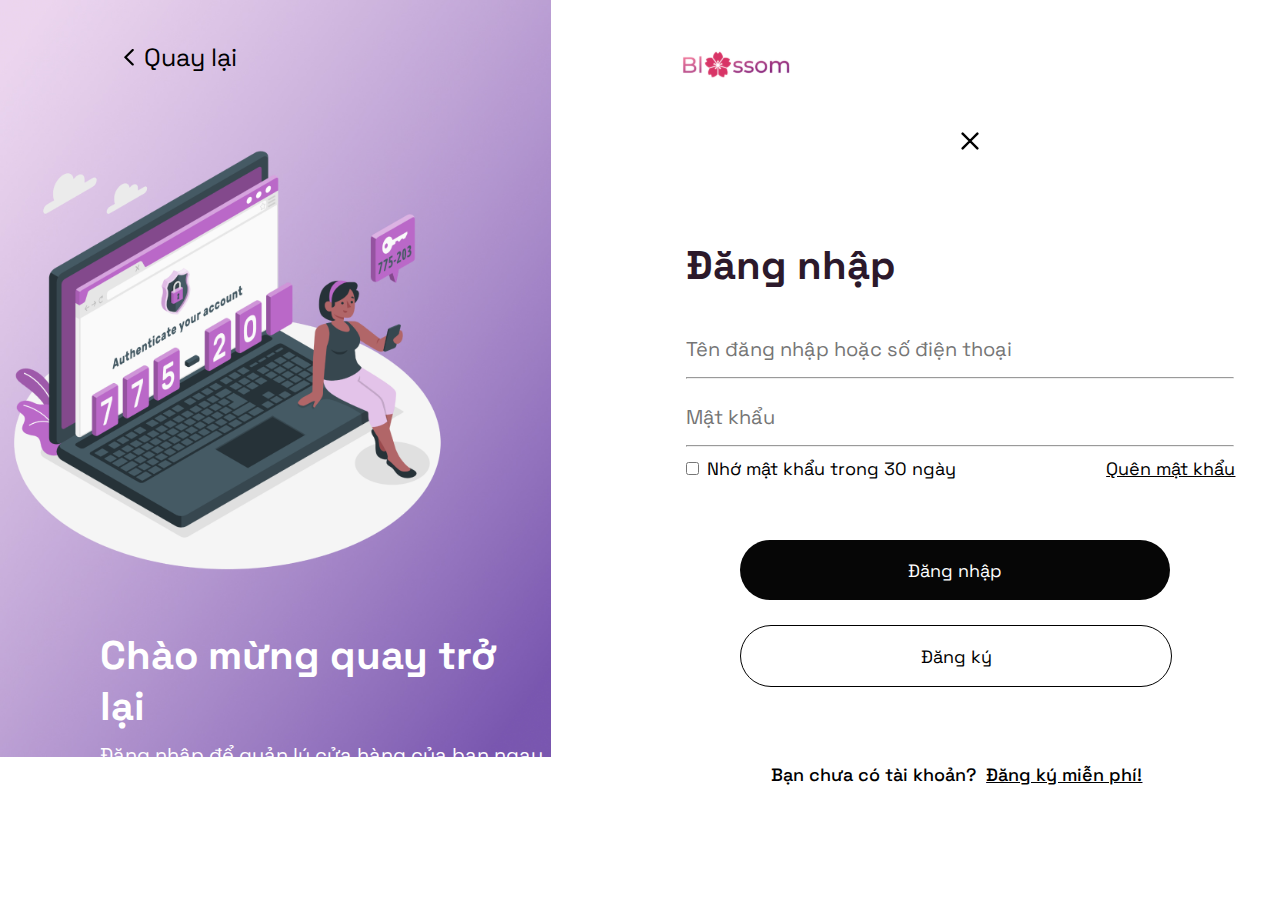
<file: 04. Source code front-end/html/signin.html>
<!DOCTYPE html>
<html lang="en">
<head>
    <meta charset="UTF-8">
    <meta http-equiv="X-UA-Compatible" content="IE=edge">
    <meta name="viewport" content="width=device-width, initial-scale=1.0">
    <title>Sign-in</title>
    <link rel="stylesheet" href="../css/signin.css">
    <link href="https://fonts.googleapis.com/css2?family=DM+Sans:wght@500&family=Poppins:wght@400;500&family=Roboto+Slab:wght@500&display=swap" rel="stylesheet">
    <link rel="preconnect" href="https://fonts.googleapis.com">
    <link rel="preconnect" href="https://fonts.gstatic.com" crossorigin>
    <link href="https://fonts.googleapis.com/css2?family=Poppins:wght@400;500&family=Roboto+Slab:wght@500;700&family=Space+Grotesk&display=swap" rel="stylesheet">
</head>
<body>
    <div class="signin">

        <!-- begin signin_left  -->
        <div class="signin_left">
            <div class="comeback" >
                <a href="/index.html">                
                <img class="img" src="../svg/signin/Vector.svg" alt="">
                Quay lại
                 </a>
            </div>
            <div class="img_desktop">
                <img src="../img/signin/Hình MH TÍM.png" alt="">
            </div>
            <p class="wellcom">Chào mừng quay trở lại</p>
            <p class="psignin">Đăng nhập để quản lý cửa hàng của bạn ngay bây giờ !</p>
        </div>
        <!-- end signin_left  -->

        <!-- begin signin_right -->
        <div class="signin_right">
            <div class="logo_cancel">
                <a href="/index.html"><img class="logo" src="../svg/signin/Logo.svg" alt=""></a>
                <a href="/index.html"><img class="cancel" src="../svg/signin/Nút hủy@2x.svg" alt=""></a>
            </div>
            <div class="box_signin">
                <p class="psignin">Đăng nhập</p>
                <div class="place_signin">               
                        <div class="name_phone"> <input class="name_phone_input" type="text" placeholder="Tên đăng nhập hoặc số điện thoại"> </div> <hr>
                        <div class="pass"><input class="pass_input" type="text" placeholder="Mật khẩu"></div> <hr> 
                  
                    <div class="memopass">
                        <input type="checkbox">
                        <p class="p1">Nhớ mật khẩu trong 30 ngày</p>
                        <a href=""><p class="p2"> <u>Quên mật khẩu</u> </p></a>
                        
                    </div>
                </div>   
            </div>

            <div class="div_button_signin">
                <a href="../html/dashboard.html"><div class="button_signin"> Đăng nhập</div></a>
            </div>
            <div class="div_button_register">
                <a href="../html/signup.html"> <div class="button_register">Đăng ký </div> </a>
            </div>
            <div class="end">
                <p class="p1">Bạn chưa có tài khoản?</p>
                <a class="p2" href="../html/signup.html"><p><u>Đăng ký miễn phí!</u></p></a>
            </div>
        </div>
        
    </div>
    
</body>
</html>
</file>
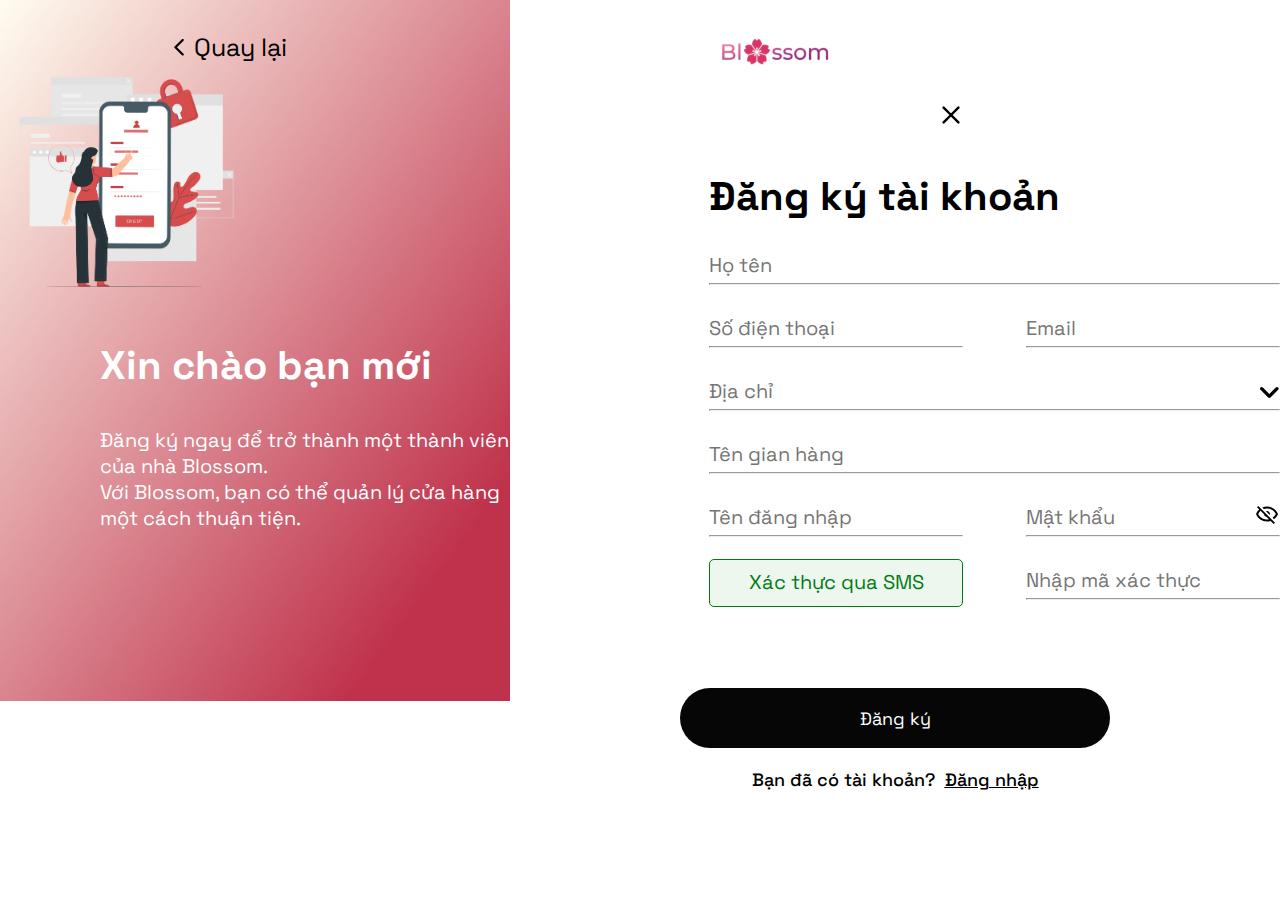
<file: 04. Source code front-end/html/signup.html>
<!DOCTYPE html>
<html lang="en">
<head>
    <meta charset="UTF-8">
    <meta http-equiv="X-UA-Compatible" content="IE=edge">
    <meta name="viewport" content="width=device-width, initial-scale=1.0">
    <title>Sign - up</title>
    <link rel="stylesheet" href="../css/signup.css">
    <link href="https://fonts.googleapis.com/css2?family=DM+Sans:wght@500&family=Poppins:wght@400;500&family=Roboto+Slab:wght@500&display=swap" rel="stylesheet">
    <link rel="preconnect" href="https://fonts.googleapis.com">
    <link rel="preconnect" href="https://fonts.gstatic.com" crossorigin>
    <link href="https://fonts.googleapis.com/css2?family=Poppins:wght@400;500&family=Roboto+Slab:wght@500;700&family=Space+Grotesk&display=swap" rel="stylesheet">
</head>
<body>
    <div class="signup">
        <!-- begin signup left  -->
        <div class="signup_left">
            <div class="signup_left">
                <div class="comeback" >
                    <a href="/index.html">                
                    <img class="img" src="../svg/signup/Vector sang ngang.svg" alt="">
                    Quay lại
                     </a>
                </div>
                <div class="img_desktop">
                    <img src="../img/signup/Hình người trên mh.png" alt="">
                </div>
                <p class="wellcom">Xin chào bạn mới</p>
                <p class="psignup">Đăng ký ngay để trở thành một thành viên của nhà Blossom. <br>
                    Với Blossom, bạn có thể quản lý cửa hàng một cách thuận tiện.</p>
            </div>
        </div>
        <!--end begin signup left  -->
        <!-- begin signup right  -->
        <div class="signup_right">
            <div class="logo_cancel">
                <a href="/index.html"><img class="logo" src="../svg/signup/blossom-logo.svg" alt=""></a>
                <a href="/index.html"><img class="cancel" src="../svg/signup/Dấu hủy.svg" alt=""></a>
            </div>


            <div class="box_signup">
                <p class="psignup">Đăng ký tài khoản</p>

                <div class="name">
                    <input class="name_input" type="text" placeholder="Họ tên">  <hr>
                </div>

                <div class="phone_email">
                    <div class="div_phone_input"><input class="phone_input" type="text" placeholder="Số điện thoại">  <hr></div>
                    <div><input class="email_input" type="text" placeholder="Email">  <hr></div>
                </div>

                <div class="address">
                    <input class="address_input" type="text" placeholder="Địa chỉ"> 
                    <img src="../svg/signup/Vector xuong duoi.svg" alt="">
                     <hr>
                </div>

                <div class="stall_name">
                    <input class="stall_name_input" type="text" placeholder="Tên gian hàng"> <hr>
                </div>

                <div class="signin_name_pass">
                    <div><input class="signin_name_input" type="text" placeholder="Tên đăng nhập"> <hr></div>
                    <div> 
                        <div class="pass_input_img">
                            <div><input class="pass_input" type="text" placeholder="Mật khẩu"> </div>
                            <div><img src="../svg/signup/mắt đăng nhập.svg" alt=""> </div> 
                        </div>
                        <hr>
                    </div>
                </div>

                <div class="accuracy">
                    <div class="div_button_accuracy">
                        <a href="../html/signup.html"> <div class="button_accuracy">Xác thực qua SMS</div> </a>
                    </div>
                    <div><input class="accuracy_code_input" type="text" placeholder="Nhập mã xác thực"> <hr> </div>
                </div>

               
            </div>
            <div class="div_button_signup">
                <a href="../html/signin.html"><div class="button_signup"> Đăng ký</div></a>
            </div>
            <div class="end">
                <p class="p1">Bạn đã có tài khoản?</p>
                <a class="p2" href="../html/signin.html"><p><u>Đăng nhập</u></p></a>
            </div>
        </div>
        <!-- end signup right  -->
    </div>
</body>
</html>
</file>
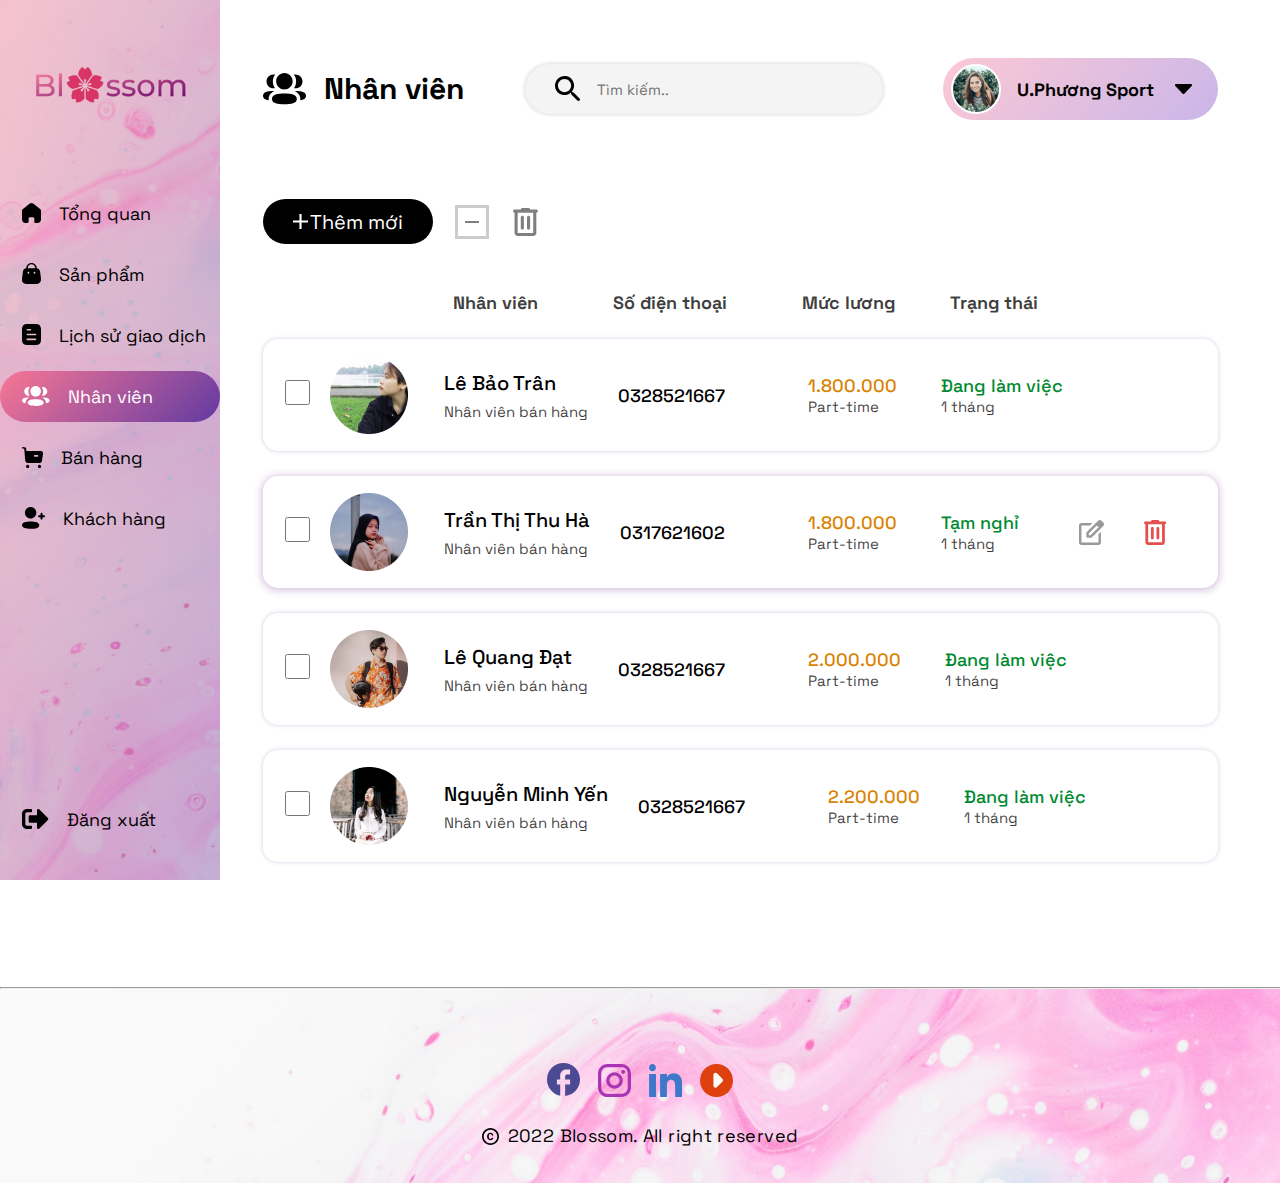
<file: 04. Source code front-end/html/staff.html>
<!DOCTYPE html>
<html lang="en">

<head>
        <meta charset="UTF-8">
        <meta http-equiv="X-UA-Compatible" content="IE=edge">
        <meta name="viewport" content="width=device-width, initial-scale=1.0">
        <title>Staff</title>
        <link rel="stylesheet" href="../css/staff.css">
        <link href="https://fonts.googleapis.com/css2?family=DM+Sans:wght@500&family=Poppins:wght@400;500&family=Roboto+Slab:wght@500&display=swap"
                rel="stylesheet">
        <link rel="preconnect" href="https://fonts.googleapis.com">
        <link rel="preconnect" href="https://fonts.gstatic.com" crossorigin>
        <link href="https://fonts.googleapis.com/css2?family=Poppins:wght@400;500&family=Roboto+Slab:wght@500;700&family=Space+Grotesk&display=swap"
                rel="stylesheet">
</head>

<body>
        <div class="wrapper">
                <div class="wrapper__navbar">
                        <a href="/index.html" class="logo">
                                <img src="../img/blossom-logo.png" alt="">
                        </a>

                        <div class="wrapper__nav">
                                <a href="../html/dashboard.html" class="wrapper__nav--dashboard">
                                        <img src="../svg/staff/staff_icon-nav1.svg" alt="">
                                        <p>Tổng quan</p>
                                </a>

                                <a href="../html/product.html" class="wrapper__nav--product">
                                        <img src="../svg/staff/staff_icon-nav2.svg" alt="">
                                        <p>Sản phẩm</p>
                                </a>

                                <a href="../html/transaction.html" class="wrapper__nav--transaction">
                                        <img src="../svg/staff/staff_icon-nav3.svg" alt="">
                                        <p>Lịch sử giao dịch</p>
                                </a>

                                <a href="../html/staff.html" class="wrapper__nav--staff">
                                        <img src="../svg/staff/staff_icon-nav4.svg" alt="">
                                        <p>Nhân viên</p>
                                </a>

                                <a href="../html/sale.html" class="wrapper__nav--sale">
                                        <img src="../svg/staff/staff_icon-nav5.svg" alt="">
                                        <p>Bán hàng</p>
                                </a>

                                <a href="../html/customer.html" class="wrapper__nav--customer">
                                        <img src="../svg/staff/staff_icon-nav6.svg" alt="">
                                        <p>Khách hàng</p>
                                </a>

                                <a href="/index.html" class="wrapper__nav--signout">
                                        <img src="../svg/staff/staff_icon-nav7.svg" alt="">
                                        <p>Đăng xuất</p>
                                </a>
                        </div>
                </div>
                <div class="container">
                        <div class="container__header">
                                <div class="container__header-title">
                                        <div class="container__header__title-logo">
                                                <img src="../svg/staff/title.svg" alt="icon-title">
                                        </div>
                                        <span>Nhân viên</span>
                                </div>

                                <div class="container__header-search">
                                        <div class="container__header-search-group">
                                                <img src="../svg/staff/search.svg" alt="">
                                                <input type="text" placeholder="Tìm kiếm..">
                                        </div>
                                </div>

                                <div class="container__header-account">
                                        <div class="container__header-account-avt">
                                                <img src="../svg/staff/avt.svg" alt="avt">
                                        </div>
                                        <p class="container__header-account-name"><strong>U.Phương Sport</strong></p>
                                        <div class="container__header-account-icon">
                                                <img src="../svg/sale/sale_account_vector.svg" alt="">
                                        </div>
                                </div>
                        </div>
                        <div class="container__content">
                                <div class="container__content-option">
                                        <div class="container__content-add">
                                                <img src="../svg/staff/add-icon.svg" alt="">
                                                <p>Thêm mới</p>
                                        </div>
                                        <div class="container__content-remove-tick">
                                                <img src="../svg/staff/remove_tick.svg" alt="">
                                        </div>
                                        <div class="container__content-remove-staff">
                                                <img src="../svg/staff/remove-staff.svg" alt="">
                                        </div>
                                </div>

                                <div class="container__content-main">
                                        <ul class="container__content-title-list">
                                                <li
                                                        class="container__content-title-item container__content-title-item--staff">
                                                        <strong>Nhân viên</strong></li>
                                                <li
                                                        class="container__content-title-item container__content-title-item--phone">
                                                        <strong>Số điện thoại</strong></li>
                                                <li
                                                        class="container__content-title-item container__content-title-item--salary">
                                                        <strong>Mức lương</strong></li>
                                                <li
                                                        class="container__content-title-item container__content-title-item--status">
                                                        <strong>Trạng thái</strong></li>
                                        </ul>
                                        <div class="container__content-list">
                                                <div class="container__content-item">
                                                        <div class="container__content-item-checkbox">
                                                                <input type="checkbox" id="click" name="click"
                                                                        value="click">
                                                        </div>
                                                        <div class="container__content-item-avt">
                                                                <img src="../img/staff/avt-item1.png" alt="">
                                                        </div>
                                                        <div class="container__content-item-name-position">
                                                                <p class="container__content-name">Lê Bảo Trân</p>
                                                                <p class="container__content-position">Nhân viên bán
                                                                        hàng</p>
                                                        </div>
                                                        <div class="container__content-item-contact">
                                                                <p class="container__content-phone">0328521667</p>
                                                        </div>
                                                        <div class="container__content-item-salary ">
                                                                <p class="container__content-salary">1.800.000</p>
                                                                <p class="container__content-worktime">Part-time</p>
                                                        </div>
                                                        <div class="container__content-item-child-status">
                                                                <p class="container__content-status">Đang làm việc</p>
                                                                <p class="container__content-worktime">1 tháng</p>
                                                        </div>
                                                        <div class="container__content-item-child-action">
                                                                <img src="../svg/staff/update.svg" alt="">
                                                                <img src="../svg/staff/delete-item.svg" alt="">
                                                        </div>
                                                </div>

                                                <div class="container__content-item container__content-item--active">
                                                        <div class="container__content-item-checkbox">
                                                                <input type="checkbox" id="click" name="click"
                                                                        value="click">
                                                        </div>
                                                        <div class="container__content-item-avt">
                                                                <img src="../img/staff/avt-item2.png" alt="">
                                                        </div>
                                                        <div class="container__content-item-name-position">
                                                                <p class="container__content-name">Trần Thị Thu Hà</p>
                                                                <p class="container__content-position">Nhân viên bán
                                                                        hàng</p>
                                                        </div>
                                                        <div class="container__content-item-contact">
                                                                <p class="container__content-phone">0317621602</p>
                                                        </div>
                                                        <div class="container__content-item-salary">
                                                                <p class="container__content-salary">1.800.000</p>
                                                                <p class="container__content-worktime">Part-time</p>
                                                        </div>
                                                        <div class="container__content-item-child-status">
                                                                <p class="container__content-status">Tạm nghỉ</p>
                                                                <p class="container__content-worktime">1 tháng</p>
                                                        </div>
                                                        <div class="container__content-item-child-action">
                                                                <img src="../svg/staff/update.svg" alt="">
                                                                <img src="../svg/staff/delete-item.svg" alt="">
                                                        </div>
                                                </div>

                                                <div class="container__content-item">
                                                        <div class="container__content-item-checkbox">
                                                                <input type="checkbox" id="checkbox" name="checkbox">
                                                        </div>
                                                        <div class="container__content-item-avt">
                                                                <img src="../img/staff/avt-item3.png" alt="">
                                                        </div>
                                                        <div class="container__content-item-name-position">
                                                                <p class="container__content-name">Lê Quang Đạt</p>
                                                                <p class="container__content-position">Nhân viên bán
                                                                        hàng</p>
                                                        </div>
                                                        <div class="container__content-item-contact">
                                                                <p class="container__content-phone">0328521667</p>
                                                        </div>
                                                        <div class="container__content-item-salary">
                                                                <p class="container__content-salary">2.000.000</p>
                                                                <p class="container__content-worktime">Part-time</p>
                                                        </div>
                                                        <div class="container__content-item-child-status">
                                                                <p class="container__content-status">Đang làm việc</p>
                                                                <p class="container__content-worktime">1 tháng</p>
                                                        </div>
                                                        <div class="container__content-item-child-action">
                                                                <img src="../svg/staff/update.svg" alt="">
                                                                <img src="../svg/staff/delete-item.svg" alt="">
                                                        </div>
                                                </div>

                                                <div class="container__content-item">
                                                        <div class="container__content-item-checkbox">
                                                                <input type="checkbox" id="checkbox" name="checkbox">
                                                        </div>
                                                        <div class="container__content-item-avt">
                                                                <img src="../img/staff/avt-item4.png" alt="">
                                                        </div>
                                                        <div class="container__content-item-name-position">
                                                                <p class="container__content-name">Nguyễn Minh Yến</p>
                                                                <p class="container__content-position">Nhân viên bán
                                                                        hàng</p>
                                                        </div>
                                                        <div class="container__content-item-contact">
                                                                <p class="container__content-phone">0328521667</p>
                                                        </div>
                                                        <div
                                                                class="container__content-item-salary container__content-item-salary--user4">
                                                                <p class="container__content-salary">2.200.000</p>
                                                                <p class="container__content-worktime">Part-time</p>
                                                        </div>
                                                        <div class="container__content-item-child-status">
                                                                <p class="container__content-status">Đang làm việc</p>
                                                                <p class="container__content-worktime">1 tháng</p>
                                                        </div>
                                                        <div class="container__content-item-child-action">
                                                                <img src="../svg/staff/update.svg" alt="">
                                                                <img src="../svg/staff/delete-item.svg" alt="">
                                                        </div>
                                                </div>
                                        </div>
                                </div>
                        </div>
                </div>
        </div>
        <footer>
                <hr style="width: 1440px">
                <div class="footer__wrapper">
                        <div class="footer__social">
                                <div class="footer__social-item">
                                        <img src="../svg/staff/fb.svg" alt="">
                                </div>
                                <div class="footer__social-item">
                                        <img src="../svg/staff/insta.svg" alt="">
                                </div>
                                <div class="footer__social-item">
                                        <img src="../svg/staff/linkin.svg" alt="">
                                </div>
                                <div class="footer__social-item">
                                        <img src="../svg/staff/ytb.svg" alt="">
                                </div>
                        </div>
                        <div class="footer__text">
                                <img src="../svg/staff/text.svg" alt="">
                                <span>2022 Blossom. All right reserved</span>
                        </div>
                </div>
        </footer>

</body>

</html>
</file>
<file: 04. Source code front-end/css/account.css>
* {
    padding: 0;
    margin: 0;
    box-sizing: border-box;
}
.main { 
	overflow:hidden;
	width:675px;
	height:683px;
	background-color:rgba(255, 255, 255, 1);
	position: relative;
	margin: auto;
}
	
.header { 
	width:374px;
	height:83px;
	position:absolute;
	left: 151px;
	top:56px;
	
}
.header-about { 
	background: linear-gradient(135deg, rgba(249, 119, 148, 0.4) 0%, rgba(110, 58, 194, 0.4) 100%);
	width:374px;
	height:83px;
	position:absolute;
	left:0px;
	top:0px;
	border-top-left-radius:60px;
	border-top-right-radius:60px;
	border-bottom-left-radius:60px;
	border-bottom-right-radius:60px;
	
}
.header-about-elip2 { 
	border-radius:500px;
	background: linear-gradient(135deg, rgba(249, 119, 148, 0.6) 0%, rgba(98, 58, 162, 0.6) 100%);
	width:52px;
	height:52px;
	position:absolute;
	left:298px;
	top:16px;
}
.ti-angle-down { 
	
	width:20px;
	height:11.82px;
	position:absolute;
	left:314px;
	top:38px;
}
.header-about-text { 
	color:rgba(0, 0, 0, 1);
	width:258px;
	height:32px;
	position:absolute;
	left:92px;
	top:26px;
	font-family:Space Grotesk;
	text-align:left;
	font-size:25px;
	letter-spacing:0;
}
.header-about-elip1 { 
	border:2px solid rgba(255, 255, 255, 1);
}
.header-about-elip1-img { 
	width:68px;
	height:68px;
	position:absolute;
	left:11px;
	top:8px;
	
}
.e1_12 { 
	border-radius:500px;
	width:70px;
	height:70px;
	position:absolute;
	left:10px;
	top:7px;
}
.e1_12 { 
	border:1px solid rgba(0, 0, 0, 1);
}
.header-content { 
	width:336px;
	height:464px;
	position:absolute;
	left:165px;
	top:153px;
}
.header-content1 { 
	box-shadow:0px 0px 8px rgba(94.18886706233025, 20.09896829724312, 106.2499974668026, 0.25);
	background-color:rgba(255, 255, 255, 1);
	width:336px;
	height:464px;
	position:absolute;
	left:0px;
	top:0px;
	border-top-left-radius:15px;
	border-top-right-radius:15px;
	border-bottom-left-radius:15px;
	border-bottom-right-radius:15px;
}
.header-content15 { 
	color:rgba(0, 0, 0, 1);
	width:125px;
	height:23px;
	position:absolute;
	left:23px;
	top:11px;
	font-family:Space Grotesk;
	text-align:left;
	font-size:12px;
	letter-spacing:0;
}
.header-content16 { 
	color:rgba(0, 0, 0, 1);
	width:125px;
	height:16px;
	position:absolute;
	left:22px;
	top:122px;
	font-family:Space Grotesk;
	text-align:left;
	font-size:12px;
	letter-spacing:0;
}
.header-content17 { 
	color:rgba(0, 0, 0, 1);
	width:274px;
	height:15px;
	position:absolute;
	left:23px;
	top:195px;
	font-family:Space Grotesk;
	text-align:left;
	font-size:15px;
	letter-spacing:0;
}
.header-content18 { 
	color:rgba(0, 0, 0, 1);
	width:228px;
	height:15px;
	position:absolute;
	left:23px;
	top:150px;
	font-family:Space Grotesk;
	text-align:left;
	font-size:15px;
	letter-spacing:0;
}
.header-content19 { 
	color:rgba(0, 0, 0, 1);
	width:159px;
	height:15px;
	position:absolute;
	left:22px;
	top:425px;
	font-family: Space Grotesk;
	font-size: 15px;
	font-weight: 400;
	line-height: 19px;
	text-align: left;
}

.header-content20 { 
	color:rgba(0, 0, 0, 1);
	width:159px;
	height:15px;
	position:absolute;
	left:22px;
	top:258px;
	font-family:Space Grotesk;
	text-align:left;
	font-size:15px;
	letter-spacing:0;
}
.header-content21 { 
	color:rgba(0, 0, 0, 1);
	width:195px;
	height:15px;
	position:absolute;
	left:23px;
	top:280px;
	font-family:Space Grotesk;
	text-align:left;
	font-size:15px;
	letter-spacing:0;
}
.header-content22 { 
	color:rgba(0, 0, 0, 1);
	width:245px;
	height:15px;
	position:absolute;
	left:22px;
	top:302px;
	font-family:Space Grotesk;
	text-align:left;
	font-size:15px;
	letter-spacing:0;
}
.header-content23 { 
	color:rgba(0, 0, 0, 1);
	width:159px;
	height:15px;
	position:absolute;
	left:23px;
	top:173px;
	font-family:Space Grotesk;
	text-align:left;
	font-size:15px;
	letter-spacing:0;
}
.header-content24 { 
	color:rgba(0, 0, 0, 1);
	width:125px;
	height:17px;
	position:absolute;
	left:23px;
	top:232px;
	font-family:Space Grotesk;
	text-align:left;
	font-size: 12px;
	font-weight: 300;
	line-height: 15px;
}
.header-content25 { 
	color:rgba(0, 0, 0, 1);
	width:125px;
	height:color-;
	position:absolute;
	left:23px;
	top:342px;
	font-family:Space Grotesk;
	text-align:left;
	font-size: 12px;
	font-weight: 300;
	line-height: 15px;
}
.color-6 { 
	background-color:rgba(233.7500050663948, 70.51460981369019, 70.51460981369019, 1);
	width:35px;
	height:35px;
	position:absolute;
	left:22px;
	top:367px;
	border-top-left-radius:5px;
	border-top-right-radius:5px;
	border-bottom-left-radius:5px;
	border-bottom-right-radius:5px;
}
.color-7 { 
	background-color:rgba(166.81531995534897, 58.44638139009476, 217.8125050663948, 1);
	width:35px;
	height:35px;
	position:absolute;
	left:67px;
	top:367px;
	border-top-left-radius:5px;
	border-top-right-radius:5px;
	border-bottom-left-radius:5px;
	border-bottom-right-radius:5px;
}
.color-8 { 
	background-color:rgba(232.68750607967377, 164.6303004026413, 84.73706424236298, 1);
	width:35px;
	height:35px;
	position:absolute;
	left:112px;
	top:367px;
	border-top-left-radius:5px;
	border-top-right-radius:5px;
	border-bottom-left-radius:5px;
	border-bottom-right-radius:5px;
}
.color-9 { 
	background-image:linear-gradient(0deg, rgba(249.00000035762787, 119.00000050663948, 148.000006377697, 1) 0%,rgba(98.00000175833702, 58.00000034272671, 162.00000554323196, 1) 100%) ;
	width:35px;
	height:35px;
	position:absolute;
	left:157px;
	top:367px;
	border-top-left-radius:5px;
	border-top-right-radius:5px;
	border-bottom-left-radius:5px;
	border-bottom-right-radius:5px;
}
.color-10 { 
	background-color:rgba(0, 0, 0, 1);
	width:35px;
	height:35px;
	position:absolute;
	left:202px;
	top:367px;
	border-top-left-radius:5px;
	border-top-right-radius:5px;
	border-bottom-left-radius:5px;
	border-bottom-right-radius:5px;
}
.e1_31 { 
	width:307px;
	height:69px;
	position:absolute;
	left:14px;
	top:34px;
}
.e1_32 { 
	background: linear-gradient(135deg, rgba(249, 119, 148, 0.6) 0%, rgba(98, 58, 162, 0.6) 100%);
	width:307px;
	height:69px;
	position:absolute;
	left:0px;
	top:0px;
	border-top-left-radius:10px;
	border-top-right-radius:10px;
	border-bottom-left-radius:10px;
	border-bottom-right-radius:10px;
}
.e1_33 { 
	border:2px solid rgba(255, 255, 255, 1);
}
.e1_33-img { 
	width:56px;
	height:56px;
	position:absolute;
	left:9px;
	top:7px;
	
}
.e1_34 { 
	color:rgba(0, 0, 0, 1);
	width:218px;
	height:24px;
	position:absolute;
	left:84px;
	top:11px;
	font-family:Space Grotesk;
	text-align:left;
	font-size:20px;
	letter-spacing:0;
}
.e1_35 { 
	color:rgba(0, 0, 0, 1);
	width:181px;
	height:21px;
	position:absolute;
	left:84px;
	top:38px;
	font-family:Space Grotesk;
	text-align:left;
	font-size:15px;
	letter-spacing:0;
}
.e1_36 { 
	border:3px solid rgba(0, 0, 0, 1);
}
.e1_36-img { 
	width:12px;
	height:8.25px;
	position:absolute;
	left:270px;
	top:31px;
}

.header-content18:hover, .header-content19:hover, .header-content20:hover, .header-content21:hover, .header-content22:hover, .header-content23:hover, .header-content17:hover{
	color: rgba(167, 58, 218, 1);
	font-weight: 700;
}
</file>
<file: 04. Source code front-end/css/bill.css>
* {
    box-sizing: inherit;
    margin: 0;
    padding: 0;
}

html {
    font-size: 62.5%;
    line-height: 1.6rem;
    max-width: 1440px;
    height: 974px;
    margin: auto;
    background: url(../img/bill/bill-background.png) no-repeat;
    background-color: rgba(0, 0, 0, 0.9);
}

input {
    outline: none;
}

.wrapper {
    width: 1070px;
    margin: auto;
    display: flex;
    flex-direction: column;
    align-items: flex-end;
}

.container {
    width: 1070px;
    height: 728px;
    /* margin: auto; */
    margin-top: 84px;
    display: flex;
    border: 1px solid #000000;
    border-radius: 15px;
    background: #FFFFFF;

}

.customer {
    margin-top: 60px;
    margin-left: 60px;
    margin-right: 35px;
}

.cust__infor--tittle {
    margin-bottom: 50px;
    text-align: center;
    font-family: 'Space Grotesk';
    font-style: normal;
    font-weight: 500;
    font-size: 28px;
    line-height: 36px;
    color: #000000;
}

.cust__table {
    width: 400px;
    font-family: 'Space Grotesk';
    font-style: normal;
    font-weight: 500;
    font-size: 18px;
    line-height: 23px;
    color: #000000;
}

.cust__table td {
    margin-bottom: 8px;
}

form {
    margin-top: 50px;
    margin-bottom: 65px;
    font-family: 'Space Grotesk';
    font-style: normal;
    font-weight: 500;
    font-size: 18px;
    line-height: 23px;
    color: #000000;
}

input {
    width: 398px;
    height: 55px;
    padding-left: 10px;
    margin-top: 5px;
    margin-bottom: 14px;
    background: #F5F5F5;
    border-radius: 5px;
    font-family: 'Space Grotesk';
    border: 0px #fff;
}

.cust__button {
    display: flex;
}

.cust__button--delete {
    display: flex;
    align-items: center;
    justify-content: center;
    width: 208px;
    height: 55px;
    font-family: 'Space Grotesk';
    background: #FFFFFF;
    border: 1px solid #D20303;
    border-radius: 60px;
}

.cust__button--delete p {
    color: #D20303;
}

.cust__button img {
    margin-right: 12px;
}

.cust__button--save {
    width: 208px;
    height: 55px;
    margin-left: 25px;
    display: flex;
    align-items: center;
    justify-content: center;
    background: #00AB11;
    border: 1px solid #000F02;
    border-radius: 60px;
}

.cust__button--save p {
    color: #fff;
    font-family: 'Space Grotesk';
}

.bill {
    margin: 15px 44px 38px;
}

.bar {
    height: 633px;
    margin-top: 47px;
}

.bill__shop--name {
    margin-bottom: 4px;
    font-family: 'Space Grotesk';
    font-style: normal;
    font-weight: 500;
    font-size: 28px;
    line-height: 36px;
    text-align: center;
    color: #000000;
}

.bill__shop--address,
.bill__shop--phone {
    margin-bottom: 4px;
    font-family: 'Space Grotesk';
    font-style: normal;
    font-weight: 400;
    font-size: 15px;
    line-height: 19px;
    text-align: center;
    color: #000000;
}

.bill__tittle {
    margin-top: 17px;
    margin-bottom: 4px;
    font-family: 'Space Grotesk';
    font-style: normal;
    font-weight: 500;
    font-size: 22px;
    line-height: 28px;
    text-align: center;
    color: #000000;
}

.bill__tittle--detail {
    margin-bottom: 17px;
    font-family: 'Space Grotesk';
    font-style: normal;
    font-weight: 400;
    font-size: 15px;
    line-height: 19px;
    text-align: center;
    color: #000000;
}

.bill__cust--detail {
    margin-bottom: 26px;
    font-family: 'Space Grotesk';
    font-style: normal;
    font-weight: 400;
    font-size: 15px;
    line-height: 19px;

    color: #000000;
}

.bill__cust--detail p {
    margin-bottom: 4px;
}

.bill__table {
    width: 440px;
}

.bill__table--header,
.bill__table--detail {
    display: flex;
    justify-content: space-between;
    width: 100%;
}

.bill__table--header {
    margin-top: -3px;
    margin-bottom: -5px;
    font-family: 'Space Grotesk';
    font-style: normal;
    font-weight: 500;
    font-size: 15px;
    line-height: 19px;

    color: #000000;
}

.bill__table--detail {
    margin-top: 3px;
    margin-bottom: 0px;
    font-family: 'Space Grotesk';
    font-style: normal;
    font-weight: 400;
    font-size: 15px;
    line-height: 19px;

    color: #000000;
}

.bill__table--payment {
    width: 440px;
    margin-top: 33px;
    font-family: 'Space Grotesk';
    font-style: normal;
    font-weight: 500;
    font-size: 15px;
    line-height: 19px;
    color: #000000;
}

.bill__table--payment td {
    margin-bottom: 6px;
    text-align: right;
}

.bill_cust--name,
.bill_cust--phone,
.bill_cust--point {
    margin-bottom: 4px;
}

th,
td {
    text-align: left;
}

.bill__note {
    margin-top: 38px;
    font-family: 'Space Grotesk';
    font-style: normal;
    font-weight: 400;
    font-size: 13px;
    line-height: 17px;
    text-align: center;

    color: rgba(0, 0, 0, 0.7);
}

.bill__button--print {
    width: 535px;
    height: 68px;
    display: flex;
    justify-content: center;
    align-items: center;
    margin-top: 9px;
    background: #181818;
    border: 1.5px solid #FFFFFF;
    border-radius: 15px;
}

.bill__button--print p {
    margin-left: 13px;
    color: #FFFFFF;
    font-family: 'Space Grotesk';
    font-style: normal;
    font-weight: 500;
    font-size: 20px;
    line-height: 26px;
    text-align: center;
}
</file>
<file: 04. Source code front-end/css/customer.css>
* { 
        box-sizing: inherit;
        margin: 0;
        padding: 0;
}

html {
        font-size:62.5%;
        line-height: 1.6rem;
        box-sizing: border-box;
        }

body {
        overflow-x: hidden;
}

ul {
        list-style: none;
}


p, img, li,a, span {
        display: block;
}


.wrapper {
        max-width: 1440px;
        display: flex;
}

.wrapper__navbar {
        width: 277px;
        height: 880px;
        display: flex;
        flex-direction: column;
        align-items: center;
        background: url(../img/sale/nav_background.png)
    }
    
    .wrapper__navbar .logo img {
        width: 155px;
        margin-top: 60px;
    }
    
    .wrapper__nav {
        margin-top: 80px;
    }
    
    .wrapper__nav a {
        display: flex;
        align-items: center;
        text-decoration: none;
        width: 220px;
        margin-bottom: 10px;
        height: 51px;
    }
    
    .wrapper__nav--dashboard:hover,
    .wrapper__nav--product:hover,
    .wrapper__nav--transaction:hover,
    .wrapper__nav--staff:hover,
    .wrapper__nav--sale:hover,
    .wrapper__nav--signout:hover {
        background: linear-gradient(135deg, #F97794 0%, #623AA2 100%);
        border-radius: 60px;
    }
    
    .wrapper__nav a img {
        margin-right: 18px;
        padding-left: 22px;
    }
    
    .wrapper__nav p {
        font-family: 'Space Grotesk';
        font-style: normal;
        font-weight: 400;
        font-size: 18px;
        line-height: 23px;
        color: #000000;
    }

    .wrapper__nav--staff{
        color: #000;
    }
    
    .wrapper__nav--sale p {
        font-family: 'Space Grotesk';
        font-style: normal;
        font-weight: 400;
        font-size: 18px;
        line-height: 23px;
    }

    .wrapper__nav--customer {
        background: linear-gradient(135deg, #F97794 0%, #623AA2 100%);
        border-radius: 60px;
    }
    

    .wrapper__nav--customer p{
        color: #fff;
    }
    
    .wrapper__nav--signout {
        margin-top: 250px;
    }


.container {
        margin: 58px 62px 0 43px;
        width: 100%;
}

.container__header {
        width: 100%;
        display: flex;
        justify-content: space-between;
        align-items: center;
}

.container__header-title {
        display:flex;
        justify-content: space-between;
        align-items: center;
}

.container__header-title span {
        padding-left: 18px;
        font-family: 'Space Grotesk';
        font-style: normal;
        font-weight: 700;
        font-size: 30px;
        line-height: 30px;
}

.container__header__title-logo img {
        transition: 0.2s ease-in-out all;
}

.container__header__title-logo img:hover{
        transform: scale(1.2);
        cursor: pointer;
}

.container__header-search {
        display:flex;
        justify-content: space-between;
        align-items: center;
        width: 358px;
        height: 50px;
        background: #F4F4F4;
        box-shadow: 0px 0px 4px rgba(0, 0, 0, 0.2);
        border-radius: 40px;
}

.container__header-search-group {
        display:flex;
        justify-content: space-between;
        align-items: center;
        padding: 0 30px;
}

.container__header-search-group input {
        width: 75px;
        height: 19px;
        font-family: 'Space Grotesk';
        font-style: normal;
        font-weight: 400;
        font-size: 15px;
        line-height: 19px;
        outline: none;
        border: none;background: none;
        margin: 0 17px;
}

.container__header-account {
        height: 62px;
        display:flex;
        justify-content: space-between;
        align-items: center;
        background: linear-gradient(135deg, rgba(249, 119, 148, 0.4) 0%, rgba(122, 72, 201, 0.4) 100%);
        border-radius: 60px;
}

.container__header-account-avt {
        margin-left: 8px;
}

.container__header-account-name {
        margin-left: 16px;
        font-family: 'Space Grotesk';
        font-style: normal;
        font-weight: 500;
        font-size: 18px;
        line-height: 23px;
        color: #000000;
}

.container__header-account-icon {
        margin-left: 21px;
        margin-right: 26px;
        cursor: pointer;
        transition: all 0.2s ease-in-out;
}

.container__header-account-icon:hover {
        transform: scale(1.2);
}

.container__content-option {
        margin-top: 79px;
        margin-bottom: 44px;
        display:flex;
        align-items: center;
}

.container__content-add {
        background: #000000;
        border-radius: 60px;
        display:flex;
        justify-content: space-between;
        align-items: center;
        transition: all 0.3s ease-in-out;
        padding: 9px 15px;
}

.container__content-add p{
        margin-left: 12px;
}


.container__content-add:hover {
        transform: scale(1.1);
}

.container__content-add p {
        font-family: 'Space Grotesk';
        font-style: normal;
        font-weight: 400;
        font-size: 20px;
        line-height: 26px;
        color: #FFFFFF;
}

.container__content-remove-tick {
        margin-left: 22px;
        border: 3px solid #ccc;
        padding: 13px 7px;
}

.container__content-remove-tick{
        cursor: pointer;
        transition: all 0.2s ease-in-out;
}

.container__content-remove-tick:hover{
        transform: scale(1.1);
}

.container__content-remove-staff {
        margin-left: 24px;
}

.container__content-remove-staff img{
        cursor: pointer;
        transition: all 0.2s ease-in-out;
}

.container__content-remove-staff:hover img{
        transform: scale(1.1);
}

.container__content-main {
        margin-top: 47px;
}

.line {
        max-width: 1058px;
        border: 5px solid rgba(0, 0, 0, 0);
        transform: rotate(0deg);
        height: 2px;
}

.container__content-title-list {
        margin-left: 70px;
        width: 100%;
        display:flex;
        align-items: center;
}

.container__content-title-item {
        font-family: 'Space Grotesk';
        font-style: normal;
        font-weight: 500;
        font-size: 18px;
        line-height: 23px;
        color: rgba(0, 0, 0, 0.75);
}

.container__content-title-item--name {
        margin-left: 100px;
}
.container__content-title-item--phone {
        margin-left: 150px;
}

.container__content-title-item--salary {
        margin-left: 75px;
}

.container__content-title-item--status {
        margin-left: 55px;
}

.container__content-list {
        margin-bottom: 125px;
}

.container__content-item {
        margin-top: 25px;
        height: 112px;
        background: #FFFFFF;
        border-radius: 15px;
        display:flex;
        align-items: center;
        box-shadow: 1px 1px 5px 1px rgba(126, 30, 141, 0.25);
        border-bottom: 1px solid rgba(0, 0, 0, 0.4);
        padding-bottom: 5px;
}

.container__content-item--active {
        max-width: 1058px;
        background: #FFFFFF;
        box-shadow: 0px 1px 7px 2px rgba(109, 38, 134, 0.25);
        border-radius: 15px;
}

.container__content-item--active > .container__content-tick {
        display: block;
}

.container__content-checkbox {
        width: 25px;
        height: 25px;
        margin-left: 22px;
}

.container__content-item-checkbox input{
        margin-left: 22px;
        width: 25px;
        height: 25px;
        border: 2px solid #000000;
        border-radius: 5px;
}

input[type="checkbox"] {
        color: #959495;
      }

.container__content-item-avt img {
        margin-left: 20px;
}

.container__content-item-name-position {
        margin-left: 36px;
}

.container__content-name {
        font-family: 'Space Grotesk';
        font-style: normal;
        font-weight: 500;
        font-size: 20px;
        line-height: 26px;
 }

 .container__content-position {
        font-family: 'Space Grotesk';
        font-style: normal;
        font-weight: 400;
        font-size: 15px;
        line-height: 19px;
        color: rgba(0, 0, 0, 0.75);
        margin-top: 6px;
 }

 .container__content-phone {
        font-family: 'Space Grotesk';
        font-style: normal;
        font-weight: 500;
        font-size: 18px;
        line-height: 23px;
        margin-left: 100px;
 }

 .container__content-item-salary {
        margin-left: 83px;
 }

 .container__content-salary {
        font-family: 'Space Grotesk';
        font-style: normal;
        font-weight: 500;
        font-size: 18px;
        line-height: 23px;
        color: #DA8300;
 }

 .container__content-worktime {
        font-family: 'Space Grotesk';
        font-style: normal;
        font-weight: 400;
        font-size: 15px;
        line-height: 19px;
        color: rgba(0, 0, 0, 0.75);
 }

 .container__content-item-child-status {
        margin-left: 44px;
 }

 .container__content-item-child-action {
        margin-left: 60px;
        display:none;
        justify-content: space-between;
        align-items: center;
 }

 .container__content-item--active .container__content-item-child-action {
        display: flex;
 }

 .container__content-item-child-action img:last-child {
        margin-left: 40px;
 }

 .container__content-status {
        font-family: 'Space Grotesk';
        font-style: normal;
        font-weight: 500;
        font-size: 18px;
        line-height: 23px;
        color: #008A2F;
        margin-left: 20px;
 }

 .container__content-worktime {
        font-family: 'Space Grotesk';
        font-style: normal;
        font-weight: 400;
        font-size: 15px;
        line-height: 19px;
        color: rgba(0, 0, 0, 0.75);
 }

 footer {
        overflow-x: hidden;
        width: 100%;
        background: url(../img/staff//footer_bg.png);
        mix-blend-mode: normal;
 }

 .footer__wrapper {
        max-width: 353px;
        margin: 0 auto;
        margin-top: 74px;
        margin-bottom: 38px;
 }

 .footer__social {
        display:flex;
        justify-content: center;
        align-items: center;
 }

 .footer__social-item + .footer__social-item {
        margin-left: 18px;
 }

 .footer__text {
        display:flex;
        justify-content: center;
        align-items: center;
        margin-top: 30px;
 }

 .footer__text span{
        font-family: 'Space Grotesk';
        font-style: normal;
        font-weight: 400;
        font-size: 18px;
        line-height: 100%;
        letter-spacing: 0.02em;
        color: #000000;
        margin-left: 9px;
 }
</file>
<file: 04. Source code front-end/css/dashboard.css>
* {
    padding: 0;
    margin: 0;
    box-sizing: content-box;
}

.group {
    display: flex;
    flex-direction: column;
}

.wrapper {
    display: flex;
}

.wrapper__navbar {
    width: 277px;
    height: 880px;
    display: flex;
    flex-direction: column;
    align-items: center;
    justify-content: center;
    background: url(../img/sale/nav_background.png)
}

.wrapper__navbar .logo img {
    width: 155px;
    margin-top: 60px;
}

.wrapper__nav {
    margin-top: 80px;
}

.wrapper__nav a {
    display: flex;
    align-items: center;
    text-decoration: none;
    width: 220px;
    margin-bottom: 10px;
    height: 51px;
}

.wrapper__nav--dashboard:hover,
.wrapper__nav--product:hover,
.wrapper__nav--transaction:hover,
.wrapper__nav--staff:hover,
.wrapper__nav--customer:hover,
.wrapper__nav--signout:hover {
    background: linear-gradient(135deg, #F97794 0%, #623AA2 100%);
    border-radius: 60px;
}

.wrapper__nav a img {
    width: 20px;
    height: 20px;
    margin-right: 18px;
    padding-left: 22px;
}

.wrapper__nav p {
    font-family: 'Space Grotesk';
    font-style: normal;
    font-weight: 400;
    font-size: 18px;
    line-height: 23px;
    color: #000000;
}

.wrapper__nav--dashboard p {
    color: #fff;
    font-family: 'Space Grotesk';
    font-style: normal;
    font-weight: 400;
    font-size: 18px;
    line-height: 23px;
}

.wrapper__nav--signout {
    margin-top: 250px;
}

.wrapper__nav--dashboard {
    background: linear-gradient(135deg, #F97794 0%, #623AA2 100%);
    border-radius: 60px;
}

.wrapper__container {
    display: flex;
    flex-direction: column;
    width: 1050px;
    margin: 65px 55px;
}

.container__header {
    display: flex;
    justify-content: space-between;
    align-items: center;
    height: 62px;
}

.container__header--title,
.container__header--account {
    display: flex;
    justify-content: space-between;
    align-items: center;

}

.container__header--title p {
    margin-left: 25px;
    font-family: 'Space Grotesk';
    font-style: normal;
    font-weight: 700;
    font-size: 30px;
    line-height: 38px;
    color: #000000;
}

.container__header--account {
    width: 280px;
    height: 62px;
    justify-content: space-around;
    background: linear-gradient(135deg, rgba(249, 119, 148, 0.4) 0%, rgba(113, 53, 210, 0.4) 100%);
    border-radius: 60px;
}

.container__header--account p {
    font-family: 'Space Grotesk';
    font-style: normal;
    font-weight: 500;
    font-size: 18px;
    line-height: 23px;
    color: #000000;
}

.container__option {
    display: flex;
    justify-content: space-between;
    margin-top: 55px;
}

.container__option--item {
    width: 180px;
    height: 110px;
    display: flex;
    flex-direction: column;
    justify-content: space-evenly;
    background: #FFF3FF;
    box-shadow: 0px 0px 4px 1px rgba(210, 141, 253, 0.25);
    border-radius: 5px;
}

.container__option--item p {
    margin-left: 20px;
}

.option--item-today {
    background: #975BAC;
    box-shadow: 0px 0px 4px 3px rgba(210, 141, 253, 0.25);
    border-radius: 5px;
}

.option__item--time-today,
.option__item--revenue-today,
.option__item--quantity-today {
    font-family: 'Space Grotesk';
    font-style: normal;
    color: #FFFFFF;
}

.option__item--time-today {
    font-weight: 500;

    font-size: 18px;
    line-height: 23px;
}

.option__item--revenue-today {
    font-weight: 500;

    font-size: 22px;
    line-height: 28px;
}

.option__item--quantity-today {
    font-weight: 400;
    font-size: 15px;
    line-height: 19px;
    color: rgba(255, 255, 255, 0.6);
}

.option__item--time {
    font-family: 'Space Grotesk';
    font-style: normal;
    font-weight: 500;
    font-size: 18px;
    line-height: 23px;
    color: #000000;
}

.option__item--revenue {
    font-family: 'Space Grotesk';
    font-style: normal;
    font-weight: 500;
    font-size: 22px;
    line-height: 28px;
    color: #EB5E0F;
}

.option__item--quantity {
    font-family: 'Space Grotesk';
    font-style: normal;
    font-weight: 400;
    font-size: 15px;
    line-height: 19px;

    color: rgba(0, 0, 0, 0.6);
}

.container__content {
    display: flex;
    flex-direction: column;
    justify-content: space-between;
    margin-top: 30px;
}

.container__content--chart {
    height: 655px;
    margin-bottom: 45px;
    background: #FFFFFF;
    box-shadow: 0px 0px 5px 2px rgba(115, 31, 129, 0.25);
    border-radius: 15px;
}

.chart__header {
    display: flex;
    justify-content: space-between;
    align-items: flex-start;
    margin-top: 30px;
    margin-left: 40px;
    margin-right: 40px;
    margin-bottom: 17px;
}

.chart__header--name,
.header__sort--time-list p {
    font-family: 'Space Grotesk';
    font-style: normal;
    font-weight: 400;
    font-size: 18px;
    line-height: 23px;
    color: #000000;
}

.chart__header--sort-main {
    display: flex;
    align-items: center;
    margin-left: 30px;
}

.chart__header--sort-main p {
    margin-right: 10px;
    font-family: 'Space Grotesk';
    font-style: normal;
    font-weight: 500;
    font-size: 18px;
    line-height: 23px;
    color: #CD440A;
}

.chart__header--sort-time {
    margin-left: 410px;
    display: flex;
    flex-direction: column;
    align-items: flex-end;
}

.header__sort--time-list {
    width: 120px;
    display: flex;
    justify-content: space-evenly;
    margin-bottom: 5px;
    border: 1px solid #000000;
    border-radius: 5px;
}

.header__sort--time-note {
    font-family: 'Space Grotesk';
    font-style: normal;
    font-weight: 400;
    font-size: 15px;
    line-height: 19px;
    color: rgba(0, 0, 0, 0.75);
}

.chart-01 {
    display: flex;
    justify-content: space-between;
    align-items: flex-end;
    margin-left: 50px;
    margin-right: 80px;
    margin-bottom: 30px;
    position: relative;
}

.chart__reference--row img {
    width: 875px;
}

.chart__amount {
    height: 480px;
    display: flex;
    flex-direction: column;
    justify-content: space-between;
    margin-right: 15px;
}

.chart__reference--row {
    height: 470px;
    display: flex;
    flex-direction: column;
    justify-content: space-between;
}

.chart__reference--col {
    margin-right: -10px;
}

.chart__bar {
    width: 875px;
    display: flex;
    align-items: flex-end;
    justify-content: space-around;
    position: absolute;
    bottom: -39px;
    left: 60px;
}

.chart__bar--item-note {
    margin-top: 12px;
    font-family: 'Space Grotesk';
    font-style: normal;
    font-weight: 400;
    font-size: 18px;
    line-height: 23px;
    color: #000000;
}

.chart__amount p {
    font-family: 'Space Grotesk';
    font-style: normal;
    font-weight: 400;
    font-size: 18px;
    line-height: 23px;
    color: #000000;
}

.chart-02 {
    display: flex;
    position: relative;
    margin-left: 32px;
}

.chart__reference--col img {
    margin-right: 45px;
}

.chart-02 .chart__amount {
    display: flex;
    flex-direction: column;
    justify-content: space-around;
}

.position {
    position: relative;
}

.chart-02-ref-row {
    position: absolute;
    left: 670px;
    margin-top: -10px;
}

.chart-02-note {
    width: 687px;
    display: flex;
    justify-content: flex-start;
    position: absolute;
    left: 670px;
}

.chart-02-note p {
    margin-right: 30px;
    font-family: 'Space Grotesk';
font-style: normal;
font-weight: 400;
font-size: 18px;
line-height: 23px;
color: #000000;
}

.chart-02-bar {
    width: 613px;
    height: 460px;
    display: flex;
    flex-direction: column;
    justify-content: space-between;
    align-items: flex-start;
    position:absolute;
    left: 674px;
    margin-top: -485px;
}

.chart-02-bar img {
    height: 30px;
}

footer {
    width: 1440px;
    height: 230px;
    text-align: center;
    background: url(../img/footer-background.png)
}

.footer__link {
    margin-top: 72px;
    /* text-align: center; */
}

.footer__link img {
    width: 35px;
    height: 35px;
    margin-right: 18px;
    margin-bottom: 30px;
}

footer p {
    font-family: 'Space Grotesk';
font-style: normal;
font-weight: 400;
font-size: 15px;
line-height: 100%;
/* or 15px */


color: #000000;
}
</file>
<file: 04. Source code front-end/css/sale.css>
* {
    box-sizing: inherit;
    margin: 0;
    padding: 0;
}

html {
    font-size: 62.5%;
    line-height: 1.6rem;
    /* width: 1724px; */
    /* background-color: antiquewhite; */
}

body {
    width: 1400px;
    /* background-color: #fff; */
}

.wrapper {
    height: 1870px;
    display: flex;
}

.container__content {
    display: flex;
    margin-top: 70px;
}

.container__option {
    display: flex;
    flex-direction: column;
}

.wrapper__navbar {
    width: 277px;
    height: 880px;
    display: flex;
    flex-direction: column;
    align-items: center;
    background: url(../img/sale/nav_background.png)
}

.wrapper__navbar .logo img {
    width: 155px;
    margin-top: 60px;
}

.wrapper__nav {
    margin-top: 80px;
}

.wrapper__nav a {
    display: flex;
    align-items: center;
    text-decoration: none;
    width: 220px;
    margin-bottom: 10px;
    height: 51px;
}

.wrapper__nav--dashboard:hover,
.wrapper__nav--product:hover,
.wrapper__nav--transaction:hover,
.wrapper__nav--staff:hover,
.wrapper__nav--customer:hover,
.wrapper__nav--signout:hover {
    background: linear-gradient(135deg, #F97794 0%, #623AA2 100%);
    border-radius: 60px;
}

.wrapper__nav a img {
    width: 20px;
    height: 20px;
    margin-right: 18px;
    padding-left: 22px;
}

.wrapper__nav p {
    font-family: 'Space Grotesk';
    font-style: normal;
    font-weight: 400;
    font-size: 18px;
    line-height: 23px;
    color: #000000;
}

.wrapper__nav--sale p {
    color: #fff;
    font-family: 'Space Grotesk';
    font-style: normal;
    font-weight: 400;
    font-size: 18px;
    line-height: 23px;
}

.wrapper__nav--signout {
    margin-top: 250px;
}

.wrapper__nav--sale {
    background: linear-gradient(135deg, #F97794 0%, #623AA2 100%);
    border-radius: 60px;
}

.wrapper__container {
    height: 62px;
    margin: 65px 60px 0 45px;
    display: flex;
    flex-direction: column;
}

.container__header {
    display: flex;
    align-items: center;
    height: 62px;
}

.header__title {
    display: flex;
    align-items: center;
}

.header__title img {
    width: 38px;
    height: 38px;
    margin-right: 23px;
}

.header__title p {
    font-family: 'Space Grotesk';
    font-style: normal;
    font-weight: 700;
    font-size: 30px;
    line-height: 38px;

    color: #000000;
}

.header__search {
    display: flex;
    align-items: center;
    width: 358px;
    height: 50px;
    margin-left: 65px;
    background: #F4F4F4;
    box-shadow: 0px 0px 4px rgba(0, 0, 0, 0.2);
    border-radius: 40px;
}

.header__search img {
    width: 25px;
    height: 25px;
    margin-left: 24px;
    margin-right: 17px;
}

input {
    background: #F4F4F4;
    border: none;
    font-family: 'Space Grotesk';
    font-style: normal;
    font-weight: 400;
    font-size: 15px;
    line-height: 19px;
    outline: none;
    color: rgba(0, 0, 0, 0.5);
}

.header__account {
    display: flex;
    align-items: center;
    width: 280px;
    height: 62px;
    margin-left: 156px;
    background: linear-gradient(135deg, rgba(249, 119, 148, 0.4) 0%, rgba(119, 64, 207, 0.4) 100%);
    border-radius: 60px;
}

.header__account .avatar {
    margin-left: 10px;
}

.header__account p {
    margin-left: 15px;
    font-family: 'Space Grotesk';
    font-style: normal;
    font-weight: 500;
    font-size: 18px;
    line-height: 23px;
    color: #000000;
}

.header__account .vector {
    margin-left: 20px;
}

.container__sort {
    display: flex;
}

.container__sort--gender,
.container__sort--option {
    display: flex;
    justify-content: space-around;
    align-items: center;

    height: 30px;
    margin-right: 16px;
    border: 1px solid #000000;
    border-radius: 5px;
}

.container__sort--gender {
    width: 85px;
}

.container__sort--option {
    width: 120px;
}

.container__sort img {
    width: 10px;
    height: 6px;
}

.container__sort p {
    font-family: 'Space Grotesk';
    font-style: normal;
    font-weight: 400;
    font-size: 18px;
    line-height: 23px;
    color: #000000;
}

.container__list {
    display: flex;
    flex-direction: column;
    margin-top: 35px;
}

.list__line {
    display: flex;
    margin-bottom: 55px;
}

.list__line--item {
    display: flex;
    flex-direction: column;
    width: 188px;
    margin-right: 20px;
}

.line__item--product-options {
    display: flex;
    justify-content: space-between;
    align-items: center;

}

.line__item--image {
    width: 188px;
    height: 205px;
    margin-bottom: 13px;
    background: #FFFFFF;
    box-shadow: 0px 0px 5px rgba(88, 20, 99, 0.25);
    border-radius: 10px;
}

.line__item--image img {
    margin-top: 42px;
    margin-left: 30px;
}

.line__item--product-name {
    margin-bottom: 4px;
    font-family: 'Space Grotesk';
    font-style: normal;
    font-weight: 500;
    font-size: 18px;
    line-height: 23px;
    letter-spacing: -0.03em;
    color: #000000;
}

.line__item--product-category {
    margin-bottom: 12px;
    font-family: 'Space Grotesk';
    font-style: normal;
    font-weight: 400;
    font-size: 16px;
    line-height: 20px;

    color: rgba(0, 0, 0, 0.6);
}

.line__item--product-color img {
    margin-right: 5px;
}

.line__item--product-price {
    font-family: 'Space Grotesk';
    font-style: normal;
    font-weight: 500;
    font-size: 17px;
    line-height: 22px;
    color: #D58F08;
}

.container__list--slider {
    display: flex;
    width: 180px;
    justify-content: space-around;
    margin-bottom: 65px;
}

.container__list--slider p {
    font-family: 'Space Grotesk';
    font-style: normal;
    font-weight: 500;
    font-size: 18px;
    line-height: 23px;
    color: #000000;
}

.container__list--slider .site02:hover,
.container__list--slider .site03:hover,
.container__list--slider .site04:hover,
.container__list--slider .site05:hover {
    font-weight: 700;
}

.container__order {
    width: 400px;
    height: 782px;
    display: flex;
    flex-direction: column;
    margin-top: -30px;
    margin-left: 40px;
    background: rgba(248, 217, 245, 0.6);
    border-radius: 15px;
}

.container__order--header {
    margin-top: 20px;
    margin-bottom: 25px;
    margin-left: 20px;
    margin-right: 20px;
    display: flex;
    justify-content: space-between;
}

.order__content {
    display: flex;
    flex-direction: column;
}

.order__header--title {
    margin-left: 10px;
    font-family: 'Space Grotesk';
    font-style: normal;
    font-weight: 500;
    font-size: 22px;
    line-height: 28px;
    /* identical to box height */

    letter-spacing: -0.03em;

    color: #000000;

}

.order__header--button-delete {
    width: 71px;
    height: 32px;
    font-family: 'Space Grotesk';
    font-style: normal;
    font-weight: 500;
    font-size: 13px;
    line-height: 17px;
    background: linear-gradient(135deg, rgba(249, 119, 148, 0.5) 0%, rgba(98, 58, 162, 0.5) 100%);
    border-radius: 60px;
    /* identical to box height */

    letter-spacing: -0.03em;

    color: #FFFFFF;
    border: none;
}

.order__content--list {
    display: flex;
    align-items: center;
    width: 365px;
    padding: 5px 0px 5px 10px;
    margin-left: 15px;
    margin-bottom: 5px;
}

.order__content--list:hover {
    background: #D59FC9;
    border-radius: 7px;
}

.list-background {
    background: #D59FC9;
    border-radius: 7px;
}

.order__content--list-image {
    width: 45px;
    height: 45px;
    background: #FFFFFF;
    box-shadow: 0px 0px 5px rgba(67, 18, 65, 0.25);
    border-radius: 10px;
}

.order__content--list-image img {
    margin-top: 5px;
    margin-left: 5px;
}

.order__content--list-name {
    width: 100px;
    margin-left: 10px;
    font-family: 'Space Grotesk';
    font-style: normal;
    font-weight: 500;
    font-size: 13px;
    line-height: 17px;
    letter-spacing: -0.03em;

    color: #000000;
}

#order-delete {
    background: #F67126;

}

.order__content--list-down {
    width: 35px;
    height: 35px;
    margin-left: 30px;
    border-radius: 40px;
    border: 0px;
    background: #FFFFFF;
}

.order__content--list-quantity {
    padding: 0 12px 0 12px;
    font-family: 'Space Grotesk';
    font-style: normal;
    font-weight: 500;
    font-size: 15px;
    line-height: 19px;
    letter-spacing: -0.03em;

    color: #000000;
}

.order__content--list-up {
    width: 34px;
    margin-right: 12px;
    height: 34px;
    background: #FFFAFF;
    border-radius: 40px;
    border: 0px
}

.order__content--list-up img {
    margin-top: 11px;
    margin-left: 11px;
}

.order__content--list-price {
    font-family: 'Space Grotesk';
    font-style: normal;
    font-weight: 500;
    font-size: 15px;
    line-height: 19px;
    letter-spacing: -0.03em;

    color: #000000;
}

.container__order--payment {
    width: 355px;
    padding-top: 20px;
    padding-bottom: 5px;
    display: flex;
    flex-direction: column;
    margin-top: 40px;
    margin-left: 20px;
    margin-bottom: 15px;
    background: #FFFFFF;
    box-shadow: 0px 0px 10px 5px rgba(104, 29, 116, 0.25);
    border-radius: 15px;
}

.order__payment--item {
    display: flex;
    justify-content: space-between;
    margin: 5px 23px;
    font-family: 'Space Grotesk';
    font-style: normal;
    font-weight: 500;
    font-size: 18px;
    line-height: 23px;
    letter-spacing: -0.03em;

    color: #000000;
}

.order__payment--item .total-pay {
    font-family: 'Space Grotesk';
    font-style: normal;
    font-weight: 500;
    font-size: 20px;
    line-height: 26px;
    color: #D58F08;
}

.container__order--note {
    width: 355px;
    height: 60px;
    margin-top: 10px;
    margin-left: 20px;
}

.container__order--note input {
    width: 335px;
    height: 100%;
    padding-left: 20px;
    background: #FFFFFF;
    box-shadow: 0px 0px 10px rgba(108, 24, 129, 0.25);
    border-radius: 15px;
    outline: none;
}

.container__order--paying {
    width: 355px;
    height: 60px;
    margin-left: 20px;
    margin-top: 15px;
    margin-bottom: 25px;
    background: #F77126;
    border-radius: 15px;
    border: none;
    transition: transform 0.5s ease;
}

.container__order--paying p {
    font-family: 'Space Grotesk';
    font-style: normal;
    font-weight: 500;
    font-size: 18px;
    line-height: 60px;
    text-align: center;
    letter-spacing: -0.03em;
    color: #FFFFFF;
}

.container__order--paying:hover {
    transform: scale(1.04);
}

footer {
    width: 100%;
    height: 230px;
    background: url(../img/sale/footer-background.png);
    background-size: cover;
    text-align: center;
}

.footer__link {
    margin-top: 75px;
}

.footer__link img {
    width: 35px;
    height: 35px;
    margin-right: 20px;
}

.copyright {
    margin-top: 30px;
    font-family: 'Space Grotesk';
    font-style: normal;
    font-weight: 400;
    font-size: 18px;
    line-height: 100%;
    letter-spacing: 0.02em;
    color: #000000;
}
</file>
<file: 04. Source code front-end/css/signin.css>
:root {
    --white: #FFFFFF;
    --black: #000000;
    --grey: #F3F6F7;
    --light_black: #44566C;
}

* {
    padding: 0;
    margin: 0;
    box-sizing: inherit;
}
body{
    height: 868px;
    margin:auto;
}
.signin{
    display: flex;
    justify-content: center;
 
}
.signin_left{
    margin:0;
    padding: 0;
    background-image: url(../img/signin/Nền\ gra\ tím.jpg);
    background-repeat: no-repeat;
    background-size: 100% ;
    /* background-size: cover; */
    height: 868px;

}

.comeback{
    display: flex;
    
}

.comeback img{
    width: 10px;
    height: 17.47px;
    margin-left: 100px;
    margin-right: 4px;
}

.comeback a{
    font-family: 'Space Grotesk';
    font-style: normal;
    font-weight: 400;
    font-size: 25px;
    line-height: 26px;
    margin-top: 44px ;
    margin-left:24px;
    text-decoration: none;
    color: #000;
}

.comeback a:hover{
    color: #ffff;
}

.comeback .img :hover{
    background-color: #ffff;
}

.img_desktop img {
    width: 450px;
    height: 450px;
    margin-top: 60px;
}

.wellcom{
    font-family: 'Space Grotesk';
    font-style: normal;
    font-weight: 700;
    font-size: 40px;
    color: var(--white);
    margin-left: 100px;
    margin-top: 46px;
}

.signin_left .psignin{
    font-family: 'Space Grotesk';
    font-style: normal;
    font-weight: 400;
    font-size: 20px;
    color: var(--white);
    margin-left: 100px;
    margin-top: 36px;
    margin-top: 10px;
    
}

.signin_right .logo_cancel .logo{
    height: 34px;
    width: 132px;
    margin-left: 119px;
    margin-top:  47px;

}

.signin_right .logo_cancel .cancel{
    height: 18px;
    width: 18px;
    margin-left: 410px;
    margin-top: 47px;
    margin-right: 151px;
}

.box_signin{
    margin-top: 86px;
    margin-left: 135px; 
    margin-bottom:20px ;
}

.box_signin .psignin{
    font-family: 'Space Grotesk';
    font-style: normal;
    font-weight: 700;
    font-size: 40px;
    line-height: 51px;
    color: #2C192B;
    margin-top: 0;
    margin-bottom: 40px;
}



.name_phone_input {
    width: 547px;
    height: 36px;
    font-family: 'Space Grotesk';
    font-style: normal;
    font-weight: 400;
    font-size: 20px;
    line-height: 25.25px;
    color:rgba(0, 0, 0, 0.5);
    border: 0px #FFFFFF;
    outline: none;
}

.pass_input {
    width: 547px;
    height: 36px;
    font-family: 'Space Grotesk';
    font-style: normal;
    font-weight: 400;
    font-size: 20px;
    line-height: 25.25px;
    color:rgba(0, 0, 0, 0.5);
    margin-top: 20px;
    border: 0px #FFFFFF;
    outline: none;
}

.place_signin hr {
    color:rgba(0, 0, 0, 0.001);
    width: 546px;
    margin-top: 10px;
}

.memopass{
    display: flex;
    margin-top: 10px;
}



.memopass p{
    font-family: 'Space Grotesk';
    font-style: normal;
    font-weight: 400;
    font-size: 18px;
    line-height: 23px;
    color: #000;

}
.memopass .p1{
    margin-right: 150px;
    margin-left: 8px;
}


.button_signin{
    margin-top: 60px;
    margin-left: 189px;
    width: 430px;
    height: 60px;
    border-radius: 60px;
    background-color: #060606;
    display: flex;
    align-items: center;
    justify-content:space-around;
    
}

.div_button_signin a{
    text-decoration: none;
    color: var(--white);
    font-family: 'Space Grotesk';
    font-style: normal;
    font-weight: 400;
    font-size: 18px;
    line-height: 23px;
    text-align:center;
}


.button_register{
    margin-top: 25px;
    margin-left: 189px;
    border: 1px solid ;
    width: 430px;
    height: 60px;
    border-radius: 60px;
    background-color: var(--white);
    display: flex;
    align-items: center;
    justify-content:space-around;
}

.div_button_register a{
    text-decoration: none;
    color: var(--black);
    font-family: 'Space Grotesk';
    font-style: normal;
    font-weight: 400;
    font-size: 18px;
    line-height: 23px;
    text-align:center;
}


.end{
    display: flex;
}

.end p{
    font-family: Space Grotesk;
    font-size: 18px;
    font-weight: 500;
    line-height: 23px;
    letter-spacing: 0em;
    text-align: left;
    margin-top: 76px;
    margin-bottom: 52px;
    text-decoration:none;

}


.end .p1{
    margin-left: 220px;
}

.end u{
    margin-left: 10px;
    font-family: Space Grotesk;
    font-size: 18px;
    font-weight: 500;
    line-height: 23px;
    letter-spacing: 0em;
    color: #000;
}
</file>
<file: 04. Source code front-end/css/signup.css>
* {
    padding: 0;
    margin: 0;
    box-sizing: border-box;
}
body{
    height: 868px;
    margin:auto;
    /* padding: 0; */
}
.signup{
    display: flex;
    /* margin: auto; */
    justify-content: center;
 
}
.signup_left{
    margin:0;
    padding: 0;
    background-image: url(../img/signup/Nền\ đỏ\ đăng\ ký.png);
    background-repeat: no-repeat;
    background-size: 100% ;
    height: 868px;
}

.comeback{
    display: flex;
}

.comeback img{
    width: 10px;
    height: 17.47px;
    margin-left: 150px;
    margin-right: 4px;
}

.comeback a{
    font-family: 'Space Grotesk';
    font-style: normal;
    font-weight: 400;
    font-size: 25px;
    line-height: 26px;
    margin-top: 34px ;
    margin-left:24px;
    text-decoration: none;
    color: #000;
}

.comeback a:hover{
    color: #ffff;
}

.comeback .img :hover{
    background-color: #ffff;
}

.img_desktop img {
    max-width: 250px;
    height: 250px;
}

.wellcom{
    font-family: 'Space Grotesk';
    font-style: normal;
    font-weight: 700;
    font-size: 40px;
    color: #ffff;
    margin-left: 100px;
    margin-top: 26px;
}

.signup_left .psignup{
    font-family: 'Space Grotesk';
    font-style: normal;
    font-weight: 400;
    font-size: 20px;
    color: #ffff;
    margin-left: 100px;
    margin-top: 36px;
    margin-bottom: 19px;
    
}

/* signin_right   */

.signup_right .logo_cancel .logo{
    height: 34px;
    width: 132px;
    margin-left: 199px;
    margin-top:  34px;

}

.signup_right .logo_cancel .cancel{
    height: 18px;
    width: 18px;
    margin-left: 432px;
    margin-top: 34px;
    margin-right: 210px;
}


.box_signup {
    margin-top: 43px;
    margin-left: 199px; 
    margin-bottom:20px ;

}
.box_signup .psignup{
    font-family: Space Grotesk;
    font-size: 40px;
    font-weight: 700;
    line-height: 51px;

}

.name_input ,.phone_input, .email_input,.address_input, .stall_name_input, .signin_name_input, .pass_input, .accuracy_code_input{  
    width: 547px;
    height: 36px;
    font-family: 'Space Grotesk';
    font-style: normal;
    font-weight: 400;
    font-size: 20px;
    line-height: 25.25px;
    color:rgba(0, 0, 0, 0.5);
    border: 0px #FFFFFF;
    margin-top: 25px;
}

.box_signup hr{
    width: 571px;
}
.box_signup .phone_email hr{
    width: 254px;
}
.phone_email{
    display: flex;
}
.phone_input, .email_input,.signin_name_input,.accuracy_code_input {
    width: 254px;
}
.name_input , .stall_name_input{
    width: 571px;
}
.pass_input {
    width: 230px;
}
.phone_input ,.signin_name_input{
    margin-right: 63px ;
}

.signin_name_pass{
    display: flex;
}
.box_signup .signin_name_pass hr{
    width: 254px;
}

.pass_input_img{
    display: flex;
}
.pass_input_img img{
    padding-top: 32px;
}


.accuracy{
    display: flex;
}
.button_accuracy{
    margin-top: 22px;
    border: 1px solid #007B14;
    height: 48px;
    width: 254px;
    border-radius: 5px;
    background-color: #EDF7EE;
    display: flex;
    align-items: center;
    justify-content:space-around;
    margin-right: 63px ;
}

.div_button_accuracy a{
    text-decoration: none;
    color:  #007B14;
    font-family: 'Space Grotesk';
    font-style: normal;
    font-weight: 400;
    font-size: 20px;
    line-height: 25.52px;
    
}

.accuracy hr{
    width: 254px;
}

.button_signup{
    margin-top: 61px;
    width: 430px;
    height: 60px;
    border-radius: 60px;
    background-color: #060606;
    display: flex;
    align-items: center;
    justify-content:center;
    
}

.div_button_signup a{
    text-decoration: none;
    color: #FFFFFF;
    font-family: 'Space Grotesk';
    font-style: normal;
    font-weight: 400;
    font-size: 18px;
    line-height: 23px;
    text-align:center;
    display: flex;
    align-items: center;
    justify-content:center;
    
}


.end{
    display: flex;
    justify-content: center;
}

.end p{
    font-family: Space Grotesk;
    font-size: 18px;
    font-weight: 500;
    line-height: 23px;
    letter-spacing: 0em;
    text-align: left;
    margin-top: 20px;
    margin-bottom: 30px;
    text-decoration:none;
    
}


.end .p1{
    /* margin-left: 140px; */
}

.end u{
    margin-left: 10px;
    font-family: Space Grotesk;
    font-size: 18px;
    font-weight: 500;
    line-height: 23px;
    letter-spacing: 0em;
    color: #000;
}
</file>
<file: 04. Source code front-end/css/staff.css>
* { 
        box-sizing: inherit;
        margin: 0;
        padding: 0;
}

html {
        font-size:62.5%;
        line-height: 1.6rem;
        box-sizing: border-box;
        }

body {
        overflow-x: hidden;
}

ul {
        list-style: none;
}


p, img, li,a, span {
        display: block;
}

.wrapper {
        max-width: 1440px;
        display: flex;
}

.wrapper__navbar {
        width: 277px;
        height: 880px;
        display: flex;
        flex-direction: column;
        align-items: center;
        background: url(../img/sale/nav_background.png)
    }
    
    .wrapper__navbar .logo img {
        width: 155px;
        margin-top: 60px;
    }
    
    .wrapper__nav {
        margin-top: 80px;
    }
    
    .wrapper__nav a {
        display: flex;
        align-items: center;
        text-decoration: none;
        width: 220px;
        margin-bottom: 10px;
        height: 51px;
    }
    
    .wrapper__nav--dashboard:hover,
    .wrapper__nav--product:hover,
    .wrapper__nav--transaction:hover,
    .wrapper__nav--staff:hover,
    .wrapper__nav--sale:hover,
    .wrapper__nav--customer:hover,
    .wrapper__nav--signout:hover {
        background: linear-gradient(135deg, #F97794 0%, #623AA2 100%);
        border-radius: 60px;
    }
    
    .wrapper__nav a img {
        margin-right: 18px;
        padding-left: 22px;
    }
    
    .wrapper__nav p {
        font-family: 'Space Grotesk';
        font-style: normal;
        font-weight: 400;
        font-size: 18px;
        line-height: 23px;
        color: #000000;
    }

    .wrapper__nav--staff{
        background: linear-gradient(135deg, #F97794 0%, #623AA2 100%);
        border-radius: 60px;
    }

    .wrapper__nav--staff p{
        color: #fff;
    }
    
    .wrapper__nav--sale p {
        font-family: 'Space Grotesk';
        font-style: normal;
        font-weight: 400;
        font-size: 18px;
        line-height: 23px;
    }
    


    .wrapper__nav--signout {
        margin-top: 250px;
    }
    
.container {
        margin: 58px 62px 0 43px;
        width: 100%;
}

.container__header {
        width: 100%;
        display: flex;
        justify-content: space-between;
        align-items: center;
}

.container__header-title {
        display:flex;
        justify-content: space-between;
        align-items: center;
}

.container__header-title span {
        padding-left: 18px;
        font-family: 'Space Grotesk';
        font-style: normal;
        font-weight: 700;
        font-size: 30px;
        line-height: 30px;
}

.container__header__title-logo img {
        transition: 0.2s ease-in-out all;
}

.container__header__title-logo img:hover{
        transform: scale(1.2);
        cursor: pointer;
}

.container__header-search {
        display:flex;
        justify-content: space-between;
        align-items: center;
        width: 358px;
        height: 50px;
        background: #F4F4F4;
        box-shadow: 0px 0px 4px rgba(0, 0, 0, 0.2);
        border-radius: 40px;
}

.container__header-search-group {
        display:flex;
        justify-content: space-between;
        align-items: center;
        padding: 0 30px;
}

.container__header-search-group input {
        width: 75px;
        height: 19px;
        font-family: 'Space Grotesk';
        font-style: normal;
        font-weight: 400;
        font-size: 15px;
        line-height: 19px;
        outline: none;
        border: none;background: none;
        margin: 0 17px;
}

.container__header-account {
        height: 62px;
        display:flex;
        justify-content: space-between;
        align-items: center;
        background: linear-gradient(135deg, rgba(249, 119, 148, 0.4) 0%, rgba(122, 72, 201, 0.4) 100%);
        border-radius: 60px;
}

.container__header-account-avt {
        margin-left: 8px;
}

.container__header-account-name {
        margin-left: 16px;
        font-family: 'Space Grotesk';
        font-style: normal;
        font-weight: 500;
        font-size: 18px;
        line-height: 23px;
        color: #000000;
}

.container__header-account-icon {
        margin-left: 21px;
        margin-right: 26px;
        cursor: pointer;
        transition: all 0.2s ease-in-out;
}

.container__header-account-icon:hover {
        transform: scale(1.2);
}

.container__content-option {
        margin-top: 79px;
        display:flex;
        align-items: center;
}

.container__content-add {
        width: 170px;
        height: 45px;
        background: #000000;
        border-radius: 60px;
        display:flex;
        justify-content: space-between;
        align-items: center;
        padding: 9px 30px;
        transition: all 0.3s ease-in-out;
}

.container__content-add:hover {
        transform: scale(1.1);
}

.container__content-add p {
        font-family: 'Space Grotesk';
        font-style: normal;
        font-weight: 400;
        font-size: 20px;
        line-height: 26px;
        color: #FFFFFF;
}

.container__content-remove-tick {
        margin-left: 22px;
        border: 3px solid #ccc;
        padding: 13px 7px;
}

.container__content-remove-tick{
        cursor: pointer;
        transition: all 0.2s ease-in-out;
}

.container__content-remove-tick:hover{
        transform: scale(1.1);
}

.container__content-remove-staff {
        margin-left: 24px;
}

.container__content-remove-staff img{
        cursor: pointer;
        transition: all 0.2s ease-in-out;
}

.container__content-remove-staff:hover img{
        transform: scale(1.1);
}

.container__content-main {
        margin-top: 47px;
}

.container__content-title-list {
        width: 100%;
        display:flex;
        align-items: center;
}

.container__content-title-item {
        font-family: 'Space Grotesk';
        font-style: normal;
        font-weight: 500;
        font-size: 18px;
        line-height: 23px;
        color: rgba(0, 0, 0, 0.75);
}

.container__content-title-item--staff {
        margin-left: 190px;
}
.container__content-title-item--phone {
        margin-left: 75px;
}

.container__content-title-item--salary {
        margin-left: 75px;
}

.container__content-title-item--status {
        margin-left: 55px;
}

.container__content-list {
        margin-bottom: 125px;
}

.container__content-item {
        margin-top: 25px;
        height: 112px;
        background: #FFFFFF;
        box-shadow: 0px 0px 4px rgba(109, 38, 134, 0.25);
        border-radius: 15px;
        display:flex;
        align-items: center;
}

.container__content-item--active {
        max-width: 1058px;
        background: #FFFFFF;
        box-shadow: 0px 1px 7px 2px rgba(109, 38, 134, 0.25);
        border-radius: 15px;
}

.container__content-item--active > .container__content-tick {
        display: block;
}

.container__content-checkbox {
        width: 25px;
        height: 25px;
        margin-left: 22px;
}

.container__content-item-checkbox input{
        margin-left: 22px;
        width: 25px;
        height: 25px;
        border: 2px solid #000000;
        border-radius: 5px;
}

input[type="checkbox"] {
        color: #959495;
      }

.container__content-item-avt img {
        margin-left: 20px;
}

.container__content-item-name-position {
        margin-left: 36px;
}

.container__content-name {
        font-family: 'Space Grotesk';
        font-style: normal;
        font-weight: 500;
        font-size: 20px;
        line-height: 26px;
 }

 .container__content-position {
        font-family: 'Space Grotesk';
        font-style: normal;
        font-weight: 400;
        font-size: 15px;
        line-height: 19px;
        color: rgba(0, 0, 0, 0.75);
        margin-top: 6px;
 }

 .container__content-phone {
        font-family: 'Space Grotesk';
        font-style: normal;
        font-weight: 500;
        font-size: 18px;
        line-height: 23px;
        margin-left: 30px;
 }

 .container__content-item-salary {
        margin-left: 83px;
 }

 .container__content-salary {
        font-family: 'Space Grotesk';
        font-style: normal;
        font-weight: 500;
        font-size: 18px;
        line-height: 23px;
        color: #DA8300;
 }

 .container__content-worktime {
        font-family: 'Space Grotesk';
        font-style: normal;
        font-weight: 400;
        font-size: 15px;
        line-height: 19px;
        color: rgba(0, 0, 0, 0.75);
 }

 .container__content-item-child-status {
        margin-left: 44px;
 }

 .container__content-item-child-action {
        margin-left: 60px;
        display:none;
        justify-content: space-between;
        align-items: center;
 }

.container__content-item--active  .container__content-item-child-action {
        display: flex;
}

 .container__content-item-child-action img:last-child {
        margin-left: 40px;
 }

 .container__content-status {
        font-family: 'Space Grotesk';
        font-style: normal;
        font-weight: 500;
        font-size: 18px;
        line-height: 23px;
        color: #008A2F;
 }

 .container__content-worktime {
        font-family: 'Space Grotesk';
        font-style: normal;
        font-weight: 400;
        font-size: 15px;
        line-height: 19px;
        color: rgba(0, 0, 0, 0.75);
 }

 footer {
        overflow-x: hidden;
        width: 100%;
        background: url(../img/staff//footer_bg.png) no-repeat;
        mix-blend-mode: normal;
 }

 .footer__wrapper {
        max-width: 353px;
        margin: 0 auto;
        margin-top: 74px;
        margin-bottom: 38px;
 }

 .footer__social {
        display:flex;
        justify-content: center;
        align-items: center;
 }

 .footer__social-item + .footer__social-item {
        margin-left: 18px;
 }

 .footer__text {
        display:flex;
        justify-content: center;
        align-items: center;
        margin-top: 30px;
 }

 .footer__text span{
        font-family: 'Space Grotesk';
        font-style: normal;
        font-weight: 400;
        font-size: 18px;
        line-height: 100%;
        letter-spacing: 0.02em;
        color: #000000;
        margin-left: 9px;
 }
</file>
